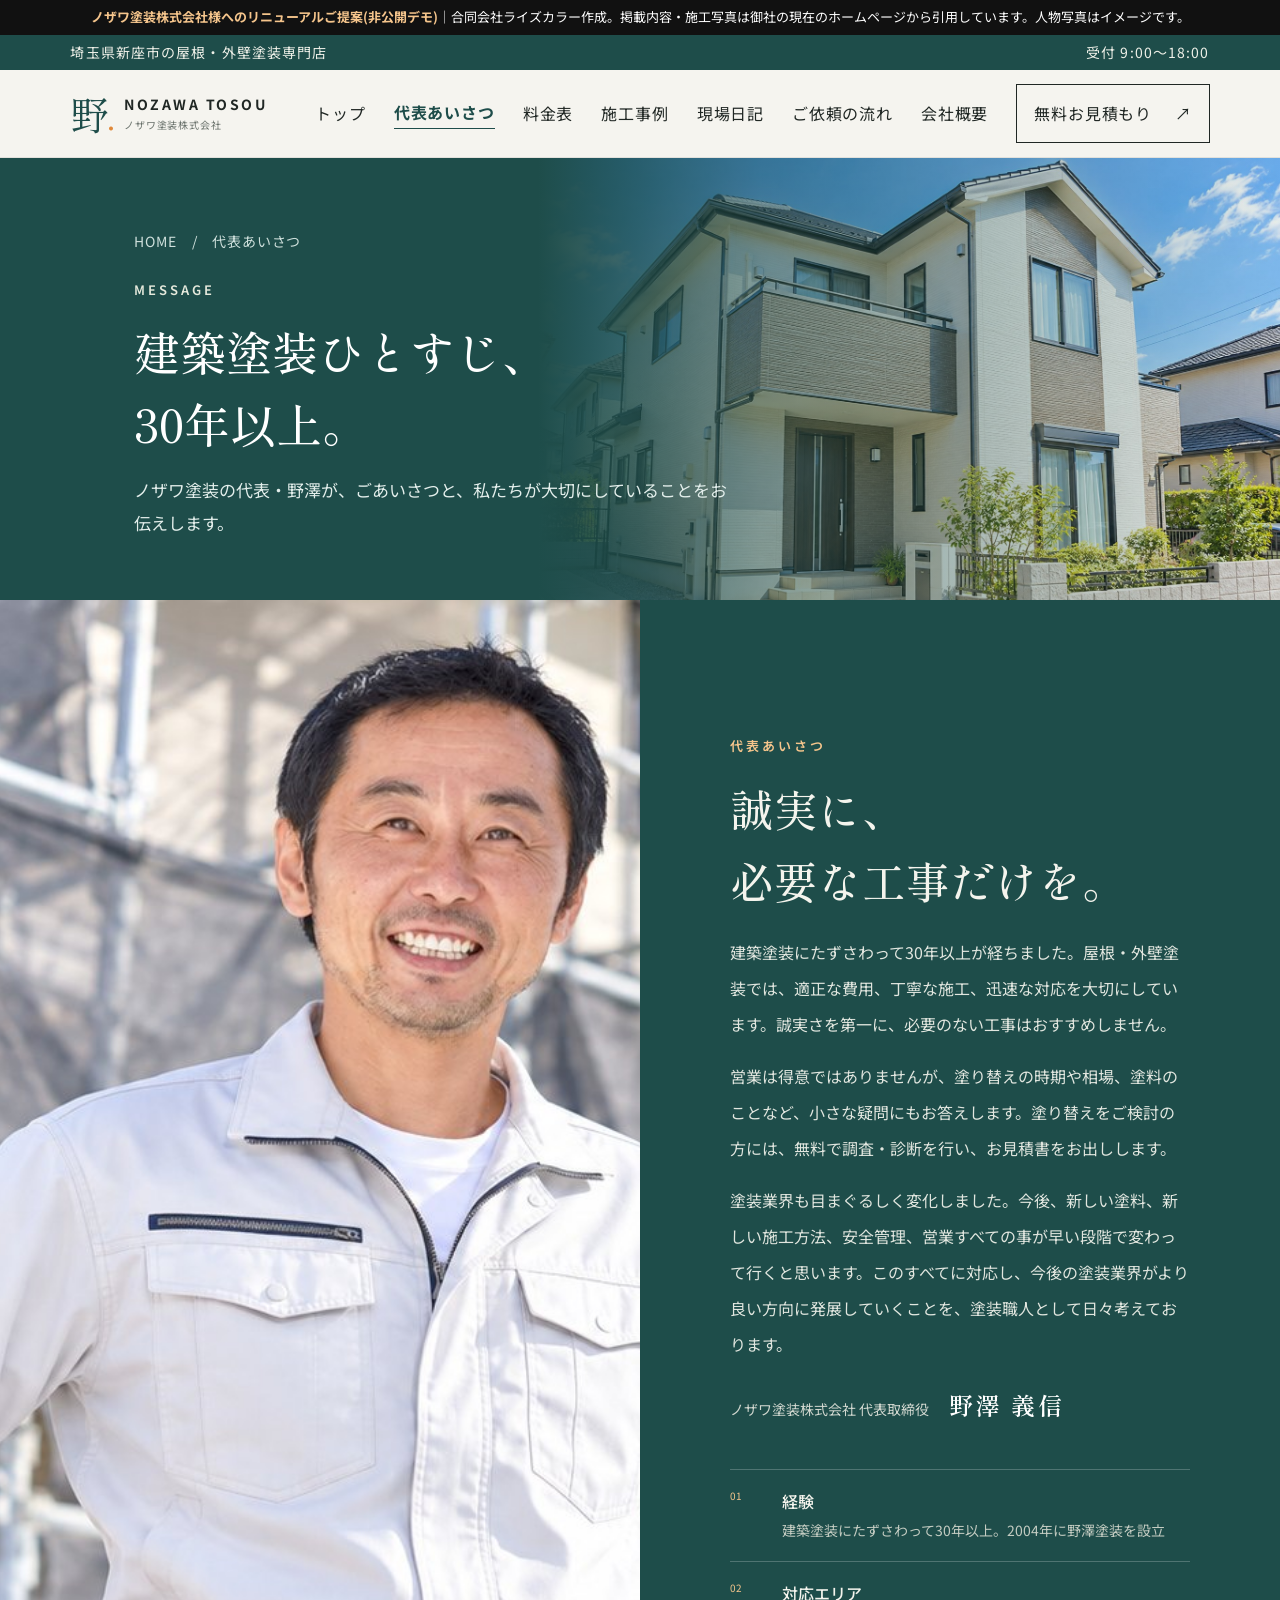
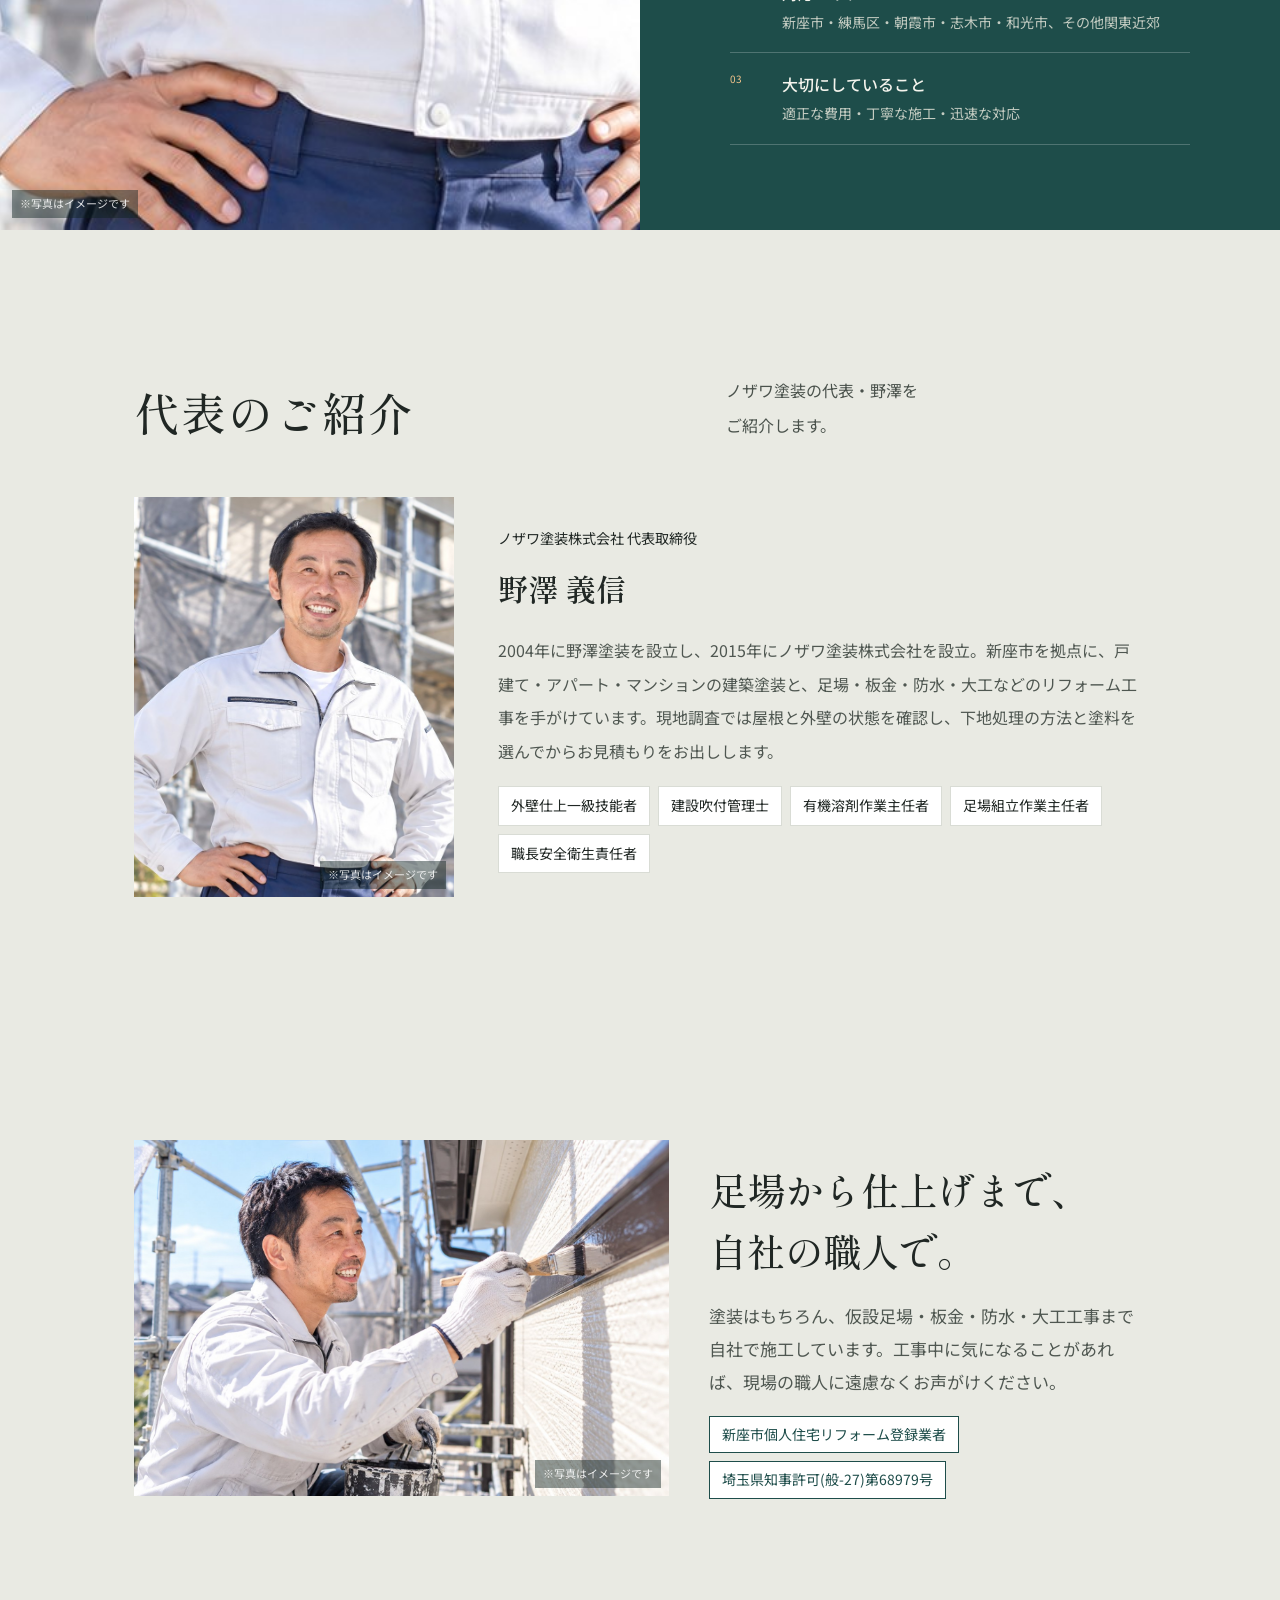
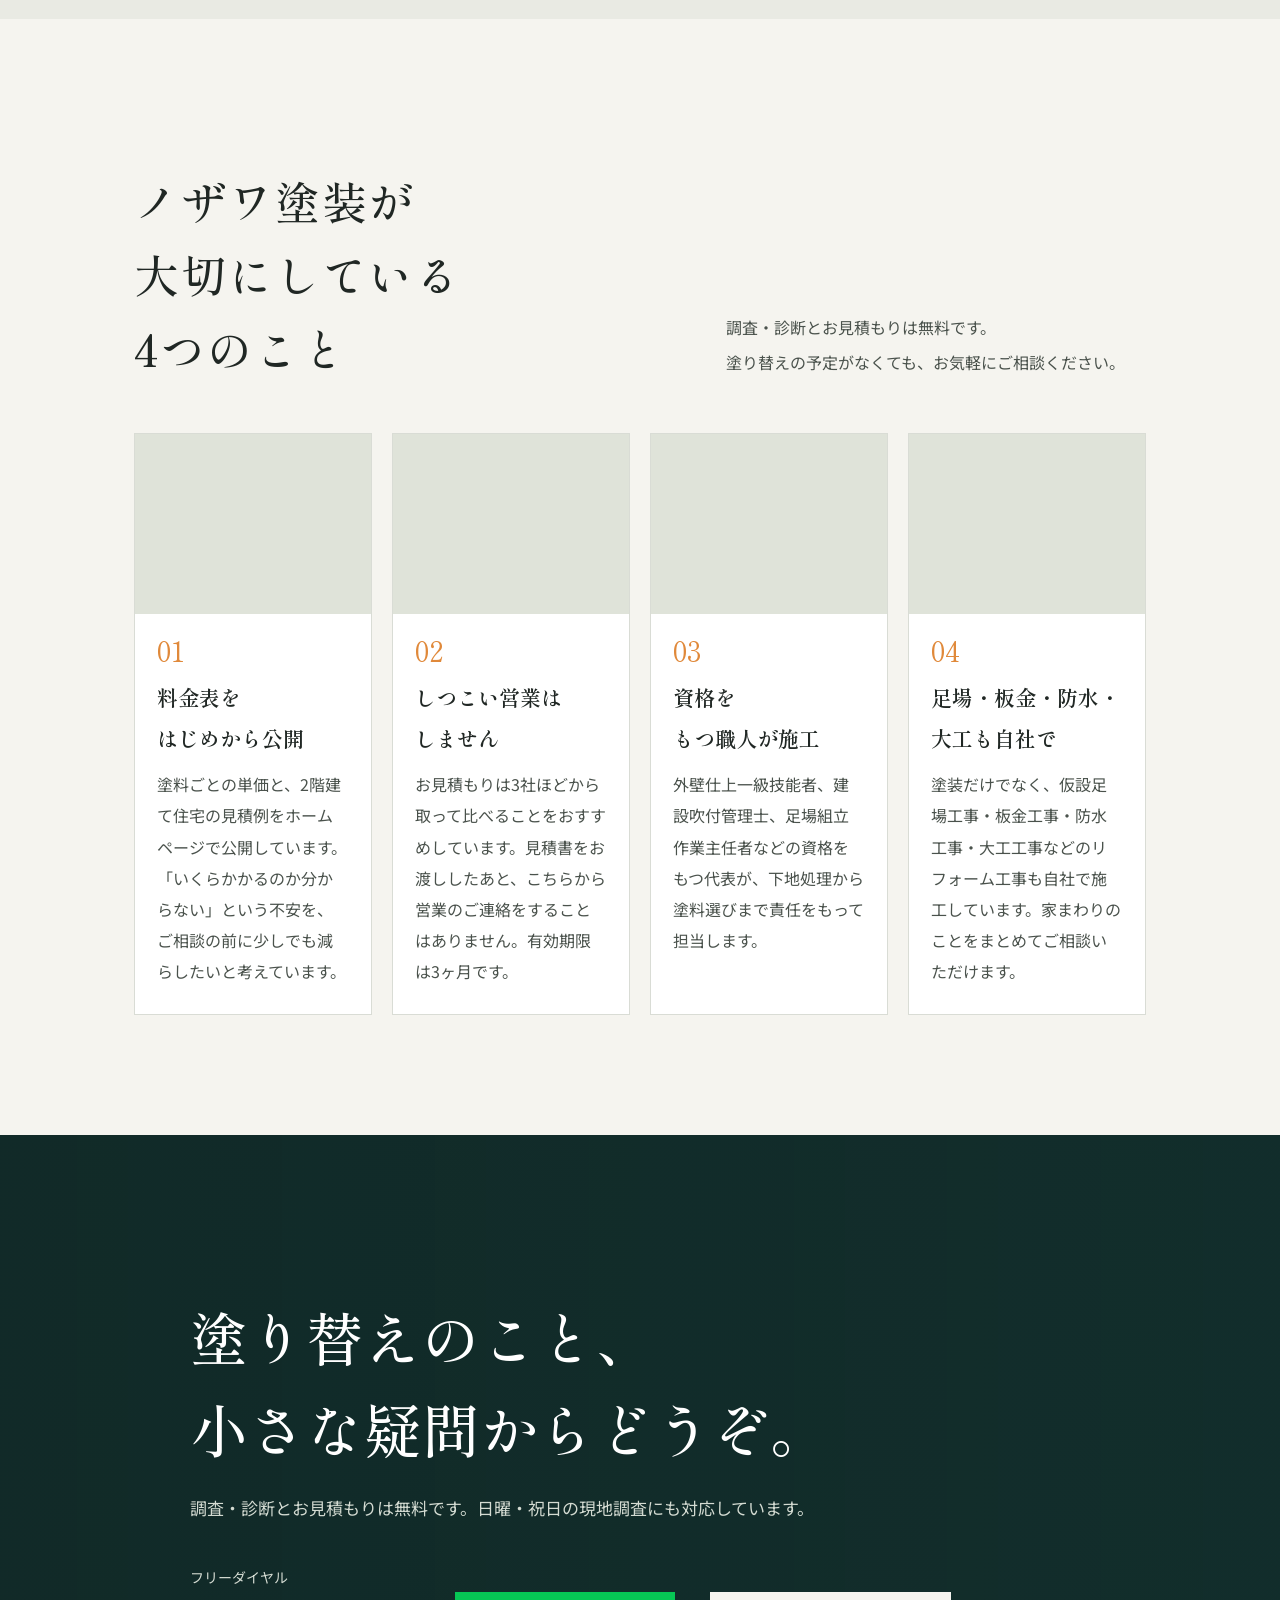
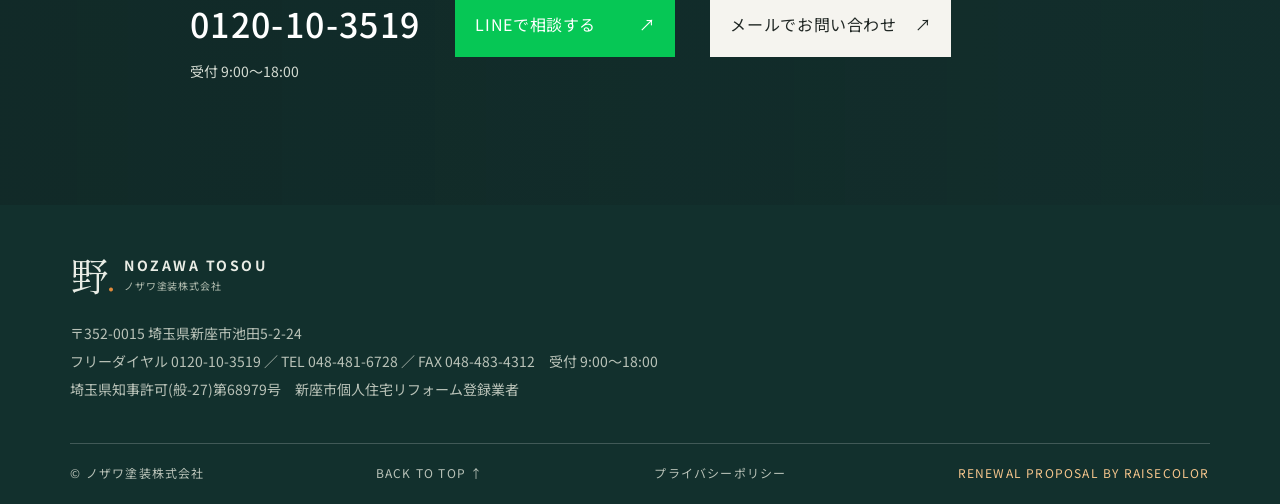
<file: about.html>
<!DOCTYPE html>
<html lang="ja">
<head>
  <meta charset="UTF-8">
  <meta name="viewport" content="width=device-width, initial-scale=1">
  <meta name="robots" content="noindex, nofollow">
  <meta name="description" content="ノザワ塗装株式会社様 ホームページリニューアルのご提案(デモ)。">
  <title>代表あいさつ｜ノザワ塗装株式会社</title>
  <link rel="preconnect" href="https://fonts.googleapis.com">
  <link rel="preconnect" href="https://fonts.gstatic.com" crossorigin>
  <link href="https://fonts.googleapis.com/css2?family=Noto+Sans+JP:wght@400;500;600;700&family=Shippori+Mincho:wght@500;600;700&display=swap" rel="stylesheet">
  <link rel="stylesheet" href="style.css">
  <link rel="stylesheet" href="custom.css">
</head>
<body id="top">
  <div class="proposal-bar"><b>ノザワ塗装株式会社様へのリニューアルご提案(非公開デモ)</b>｜合同会社ライズカラー作成。掲載内容・施工写真は御社の現在のホームページから引用しています。人物写真はイメージです。</div>
  <div class="topline"><span>埼玉県新座市の屋根・外壁塗装専門店</span><span>受付 9:00〜18:00</span></div>
  <header class="header">
    <a class="brand" href="index.html" aria-label="ノザワ塗装 ホーム"><span class="brand-mark">野<span>.</span></span><span class="brand-copy"><strong>NOZAWA TOSOU</strong><small>ノザワ塗装株式会社</small></span></a>
    <button class="menu-toggle" aria-label="メニューを開く" aria-expanded="false"><span></span><span></span></button>
    <nav class="nav"><a href="index.html">トップ</a><a href="about.html" aria-current="page">代表あいさつ</a><a href="price.html">料金表</a><a href="works.html">施工事例</a><a href="diary.html">現場日記</a><a href="flow.html">ご依頼の流れ</a><a href="company.html">会社概要</a><a class="nav-contact" href="contact.html">無料お見積もり <span>↗</span></a></nav>
  </header>
  <main>
    <section class="page-hero">
      <div class="ph-img" style="background-image:url('assets/house.jpg');background-position:center"></div>
      <div class="ph-inner"><div class="crumb"><a href="index.html">HOME</a>　/　代表あいさつ</div><p class="eyebrow light">MESSAGE</p><h1>建築塗装ひとすじ、<br>30年以上。</h1><p>ノザワ塗装の代表・野澤が、ごあいさつと、私たちが大切にしていることをお伝えします。</p></div>
    </section>
    <section class="approach" id="greeting">
      <div class="approach-image"><span class="photo-credit">※写真はイメージです</span></div>
      <div class="approach-content"><p class="eyebrow light">代表あいさつ</p><h2>誠実に、<br>必要な工事だけを。</h2><p>建築塗装にたずさわって30年以上が経ちました。屋根・外壁塗装では、適正な費用、丁寧な施工、迅速な対応を大切にしています。誠実さを第一に、必要のない工事はおすすめしません。</p><p>営業は得意ではありませんが、塗り替えの時期や相場、塗料のことなど、小さな疑問にもお答えします。塗り替えをご検討の方には、無料で調査・診断を行い、お見積書をお出しします。</p><p>塗装業界も目まぐるしく変化しました。今後、新しい塗料、新しい施工方法、安全管理、営業すべての事が早い段階で変わって行くと思います。このすべてに対応し、今後の塗装業界がより良い方向に発展していくことを、塗装職人として日々考えております。</p>
        <div class="sign">ノザワ塗装株式会社 代表取締役　<b>野澤 義信</b></div>
        <div class="commitments"><div><span>01</span><strong>経験</strong><small>建築塗装にたずさわって30年以上。2004年に野澤塗装を設立</small></div><div><span>02</span><strong>対応エリア</strong><small>新座市・練馬区・朝霞市・志木市・和光市、その他関東近郊</small></div><div><span>03</span><strong>大切にしていること</strong><small>適正な費用・丁寧な施工・迅速な対応</small></div></div>
      </div>
    </section>
    <section class="staff section-pad">
      <div class="section-heading"><div><h2>代表のご紹介</h2></div><p>ノザワ塗装の代表・野澤を<br>ご紹介します。</p></div>
      <div class="rep-card">
        <div class="rep-photo"><span class="photo-credit">※写真はイメージです</span></div>
        <div><small>ノザワ塗装株式会社 代表取締役</small><h3>野澤 義信</h3>
          <p>2004年に野澤塗装を設立し、2015年にノザワ塗装株式会社を設立。新座市を拠点に、戸建て・アパート・マンションの建築塗装と、足場・板金・防水・大工などのリフォーム工事を手がけています。現地調査では屋根と外壁の状態を確認し、下地処理の方法と塗料を選んでからお見積もりをお出しします。</p>
          <div class="rep-tags"><span>外壁仕上一級技能者</span><span>建設吹付管理士</span><span>有機溶剤作業主任者</span><span>足場組立作業主任者</span><span>職長安全衛生責任者</span></div>
        </div>
      </div>
    </section>
    <section class="services section-pad">
      <div class="team-grid">
        <div class="team-photo"><span class="photo-credit">※写真はイメージです</span></div>
        <div><h2 style="font-family:var(--serif);font-weight:500;font-size:clamp(28px,3vw,40px);line-height:1.6;margin:22px 0 10px">足場から仕上げまで、<br>自社の職人で。</h2>
          <p style="color:#4f5751">塗装はもちろん、仮設足場・板金・防水・大工工事まで自社で施工しています。工事中に気になることがあれば、現場の職人に遠慮なくお声がけください。</p>
          <div class="qual-list"><span>新座市個人住宅リフォーム登録業者</span><span>埼玉県知事許可(般-27)第68979号</span></div>
        </div>
      </div>
    </section>
    <section class="strengths section-pad" id="about">
      <div class="section-heading">
        <div><h2>ノザワ塗装が<br>大切にしている<br>4つのこと</h2></div>
        <p>調査・診断とお見積もりは無料です。<br>塗り替えの予定がなくても、お気軽にご相談ください。</p>
      </div>
      <div class="strength-grid"><article class="strength-card"><div class="st-photo" style="background-image:url('https://crayonimg.e-shops.jp/cms-dimg/1032169/2290440/885_1000.jpg')"></div><div class="st-body"><span class="st-no">01</span><h3>料金表をはじめから公開</h3><p>塗料ごとの単価と、2階建て住宅の見積例をホームページで公開しています。「いくらかかるのか分からない」という不安を、ご相談の前に少しでも減らしたいと考えています。</p></div></article><article class="strength-card"><div class="st-photo" style="background-image:url('https://crayonimg.e-shops.jp/cms-dimg/1032169/2290029/909_1000.jpg')"></div><div class="st-body"><span class="st-no">02</span><h3>しつこい営業はしません</h3><p>お見積もりは3社ほどから取って比べることをおすすめしています。見積書をお渡ししたあと、こちらから営業のご連絡をすることはありません。有効期限は3ヶ月です。</p></div></article><article class="strength-card"><div class="st-photo" style="background-image:url('https://crayonimg.e-shops.jp/cms-dimg/1032169/2290351/1000_630.jpg')"></div><div class="st-body"><span class="st-no">03</span><h3>資格をもつ職人が施工</h3><p>外壁仕上一級技能者、建設吹付管理士、足場組立作業主任者などの資格をもつ代表が、下地処理から塗料選びまで責任をもって担当します。</p></div></article><article class="strength-card"><div class="st-photo" style="background-image:url('https://crayonimg.e-shops.jp/cms-dimg/1032169/2290145/750_1000.jpg')"></div><div class="st-body"><span class="st-no">04</span><h3>足場・板金・防水・大工も自社で</h3><p>塗装だけでなく、仮設足場工事・板金工事・防水工事・大工工事などのリフォーム工事も自社で施工しています。家まわりのことをまとめてご相談いただけます。</p></div></article></div>
    </section>
    <section class="contact section-pad" id="contact">
      <div class="contact-bg"></div><div class="contact-inner"><h2>塗り替えのこと、<br>小さな疑問からどうぞ。</h2><p>調査・診断とお見積もりは無料です。日曜・祝日の現地調査にも対応しています。</p>
        <div class="contact-actions">
          <a class="phone-link" href="tel:0120103519"><small>フリーダイヤル</small><strong>0120-10-3519</strong><span>受付 9:00〜18:00</span></a>
          <a class="button button-line" href="https://line.me/ti/p/XzRt74P0Zx" target="_blank" rel="noopener">LINEで相談する <span>↗</span></a>
          <a class="button button-light" href="contact.html#form">メールでお問い合わせ <span>↗</span></a>
        </div>
      </div>
    </section>
  </main>
  <footer class="footer"><a class="brand brand-footer" href="index.html"><span class="brand-mark">野<span>.</span></span><span class="brand-copy"><strong>NOZAWA TOSOU</strong><small>ノザワ塗装株式会社</small></span></a><p>〒352-0015 埼玉県新座市池田5-2-24<br>フリーダイヤル 0120-10-3519 ／ TEL 048-481-6728 ／ FAX 048-483-4312　受付 9:00〜18:00<br>埼玉県知事許可(般-27)第68979号　新座市個人住宅リフォーム登録業者</p><div class="footer-bottom"><span>© ノザワ塗装株式会社</span><a href="#top">BACK TO TOP ↑</a><a href="contact.html#privacy">プライバシーポリシー</a><span class="demo-note-inline">RENEWAL PROPOSAL BY RAISECOLOR</span></div></footer>
  <a class="fix-tel" href="tel:0120103519">お電話でご相談 0120-10-3519</a>
  <script src="script.js"></script>
</body>
</html>
</file>
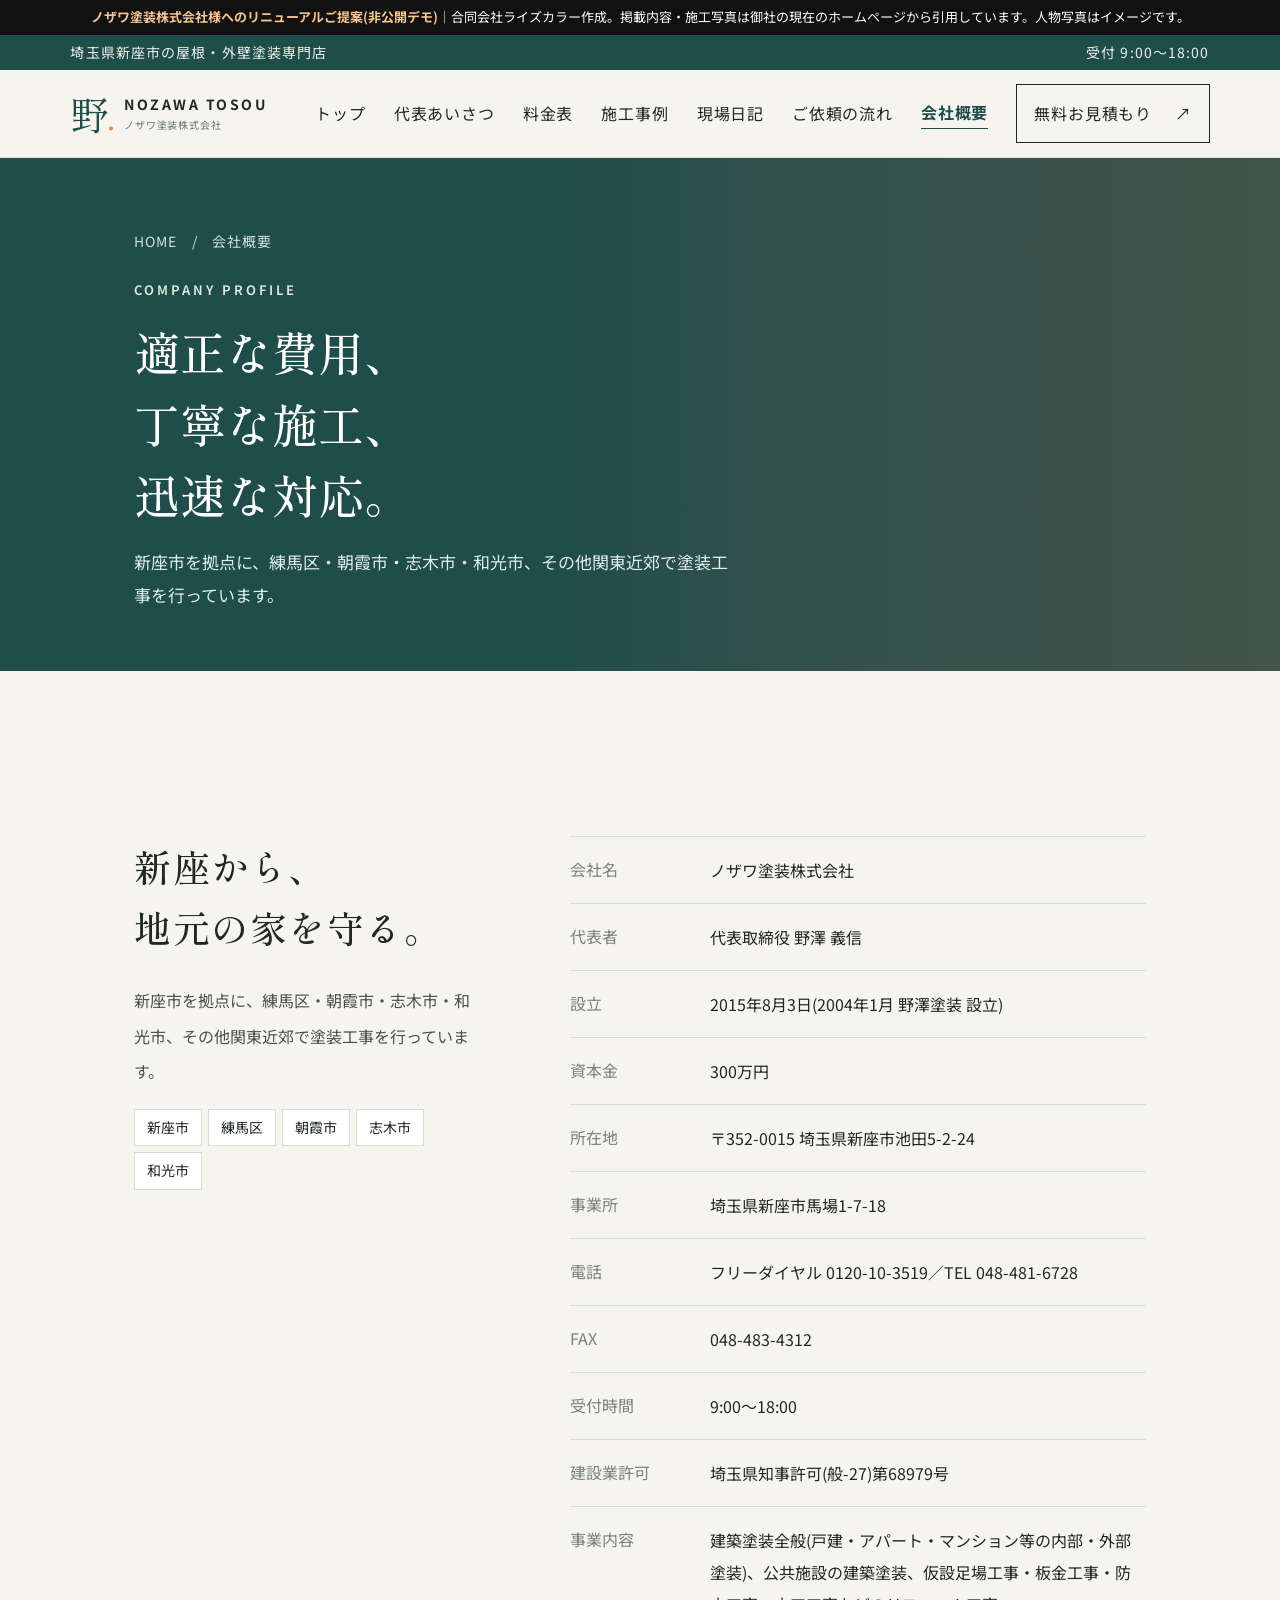
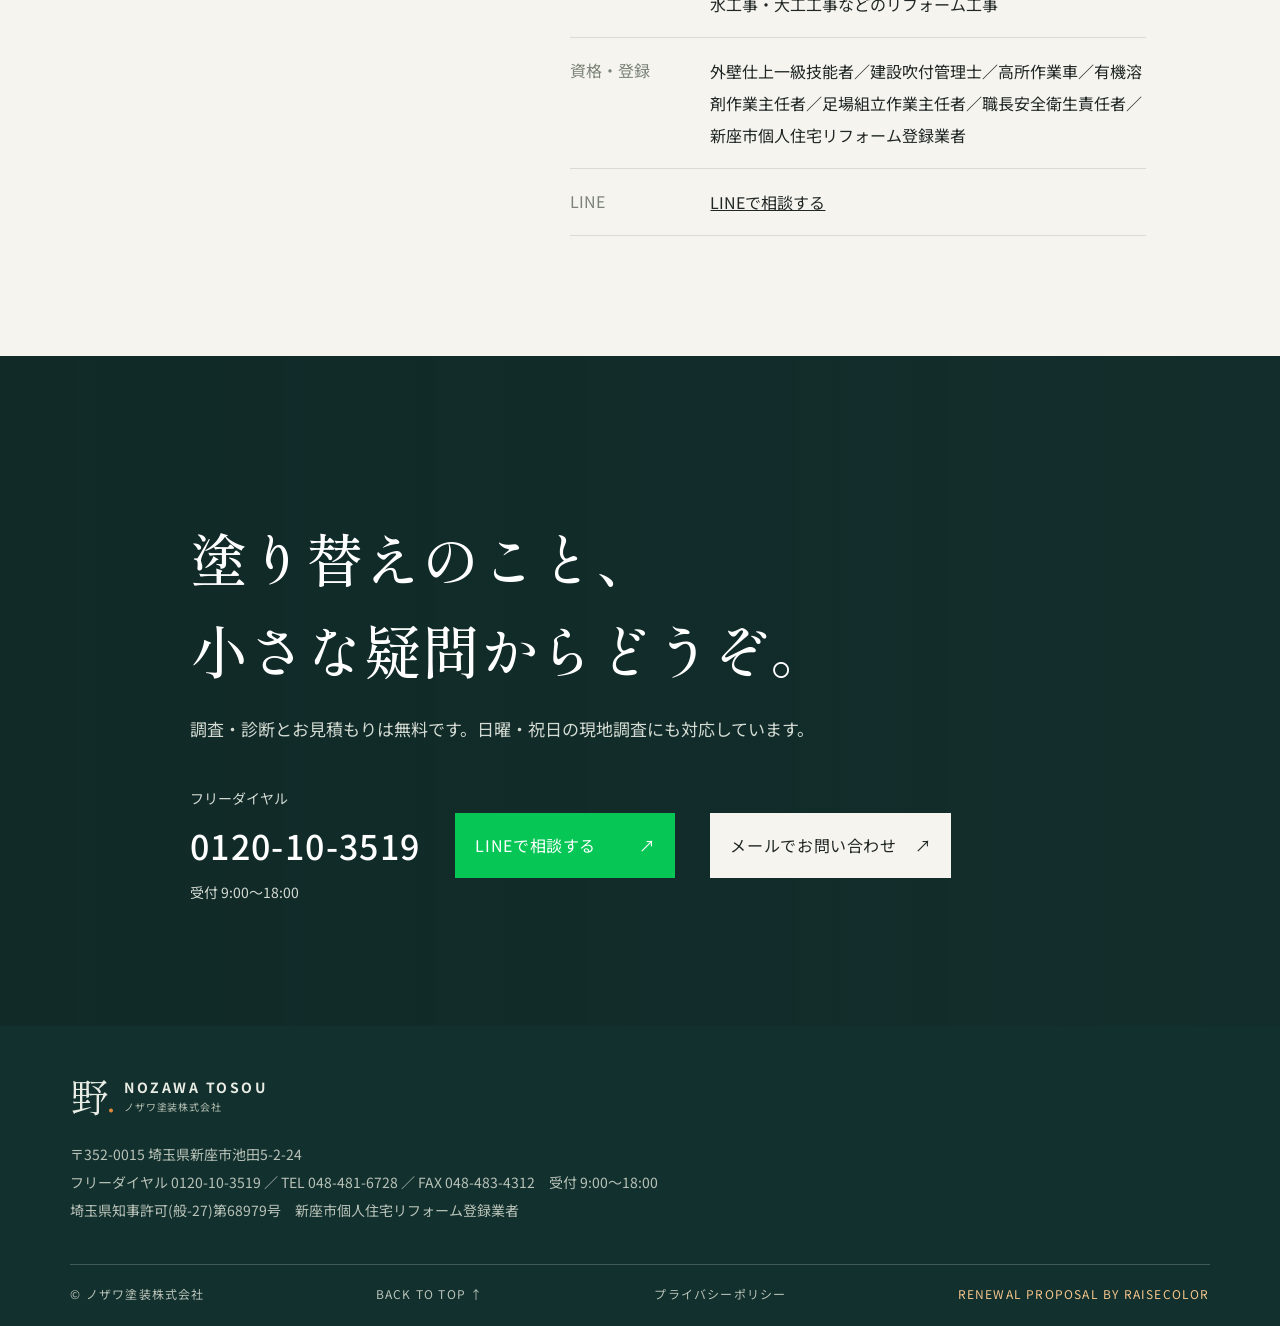
<file: company.html>
<!DOCTYPE html>
<html lang="ja">
<head>
  <meta charset="UTF-8">
  <meta name="viewport" content="width=device-width, initial-scale=1">
  <meta name="robots" content="noindex, nofollow">
  <meta name="description" content="ノザワ塗装株式会社様 ホームページリニューアルのご提案(デモ)。">
  <title>会社概要｜ノザワ塗装株式会社</title>
  <link rel="preconnect" href="https://fonts.googleapis.com">
  <link rel="preconnect" href="https://fonts.gstatic.com" crossorigin>
  <link href="https://fonts.googleapis.com/css2?family=Noto+Sans+JP:wght@400;500;600;700&family=Shippori+Mincho:wght@500;600;700&display=swap" rel="stylesheet">
  <link rel="stylesheet" href="style.css">
  <link rel="stylesheet" href="custom.css">
</head>
<body id="top">
  <div class="proposal-bar"><b>ノザワ塗装株式会社様へのリニューアルご提案(非公開デモ)</b>｜合同会社ライズカラー作成。掲載内容・施工写真は御社の現在のホームページから引用しています。人物写真はイメージです。</div>
  <div class="topline"><span>埼玉県新座市の屋根・外壁塗装専門店</span><span>受付 9:00〜18:00</span></div>
  <header class="header">
    <a class="brand" href="index.html" aria-label="ノザワ塗装 ホーム"><span class="brand-mark">野<span>.</span></span><span class="brand-copy"><strong>NOZAWA TOSOU</strong><small>ノザワ塗装株式会社</small></span></a>
    <button class="menu-toggle" aria-label="メニューを開く" aria-expanded="false"><span></span><span></span></button>
    <nav class="nav"><a href="index.html">トップ</a><a href="about.html">代表あいさつ</a><a href="price.html">料金表</a><a href="works.html">施工事例</a><a href="diary.html">現場日記</a><a href="flow.html">ご依頼の流れ</a><a href="company.html" aria-current="page">会社概要</a><a class="nav-contact" href="contact.html">無料お見積もり <span>↗</span></a></nav>
  </header>
  <main>
    <section class="page-hero">
      <div class="ph-img" style="background-image:url('https://crayonimg.e-shops.jp/cms-dimg/1032169/2290351/1000_630.jpg');background-position:center"></div>
      <div class="ph-inner"><div class="crumb"><a href="index.html">HOME</a>　/　会社概要</div><p class="eyebrow light">COMPANY PROFILE</p><h1>適正な費用、<br>丁寧な施工、<br>迅速な対応。</h1><p>新座市を拠点に、練馬区・朝霞市・志木市・和光市、その他関東近郊で塗装工事を行っています。</p></div>
    </section>
    <section class="company section-pad" id="company">
      
      <div class="company-grid"><div><h2>新座から、<br>地元の家を守る。</h2><p>新座市を拠点に、練馬区・朝霞市・志木市・和光市、その他関東近郊で塗装工事を行っています。</p><div class="area"><span>新座市</span><span>練馬区</span><span>朝霞市</span><span>志木市</span><span>和光市</span></div></div>
        <dl class="company-table"><div><dt>会社名</dt><dd>ノザワ塗装株式会社</dd></div><div><dt>代表者</dt><dd>代表取締役 野澤 義信</dd></div><div><dt>設立</dt><dd>2015年8月3日(2004年1月 野澤塗装 設立)</dd></div><div><dt>資本金</dt><dd>300万円</dd></div><div><dt>所在地</dt><dd>〒352-0015 埼玉県新座市池田5-2-24</dd></div><div><dt>事業所</dt><dd>埼玉県新座市馬場1-7-18</dd></div><div><dt>電話</dt><dd>フリーダイヤル 0120-10-3519／TEL 048-481-6728</dd></div><div><dt>FAX</dt><dd>048-483-4312</dd></div><div><dt>受付時間</dt><dd>9:00〜18:00</dd></div><div><dt>建設業許可</dt><dd>埼玉県知事許可(般-27)第68979号</dd></div><div><dt>事業内容</dt><dd>建築塗装全般(戸建・アパート・マンション等の内部・外部塗装)、公共施設の建築塗装、仮設足場工事・板金工事・防水工事・大工工事などのリフォーム工事</dd></div><div><dt>資格・登録</dt><dd>外壁仕上一級技能者／建設吹付管理士／高所作業車／有機溶剤作業主任者／足場組立作業主任者／職長安全衛生責任者／新座市個人住宅リフォーム登録業者</dd></div><div><dt>LINE</dt><dd><a href="https://line.me/ti/p/XzRt74P0Zx" target="_blank" rel="noopener" style="text-decoration:underline">LINEで相談する</a></dd></div></dl>
      </div>
    </section>
    <section class="contact section-pad" id="contact">
      <div class="contact-bg"></div><div class="contact-inner"><h2>塗り替えのこと、<br>小さな疑問からどうぞ。</h2><p>調査・診断とお見積もりは無料です。日曜・祝日の現地調査にも対応しています。</p>
        <div class="contact-actions">
          <a class="phone-link" href="tel:0120103519"><small>フリーダイヤル</small><strong>0120-10-3519</strong><span>受付 9:00〜18:00</span></a>
          <a class="button button-line" href="https://line.me/ti/p/XzRt74P0Zx" target="_blank" rel="noopener">LINEで相談する <span>↗</span></a>
          <a class="button button-light" href="contact.html#form">メールでお問い合わせ <span>↗</span></a>
        </div>
      </div>
    </section>
  </main>
  <footer class="footer"><a class="brand brand-footer" href="index.html"><span class="brand-mark">野<span>.</span></span><span class="brand-copy"><strong>NOZAWA TOSOU</strong><small>ノザワ塗装株式会社</small></span></a><p>〒352-0015 埼玉県新座市池田5-2-24<br>フリーダイヤル 0120-10-3519 ／ TEL 048-481-6728 ／ FAX 048-483-4312　受付 9:00〜18:00<br>埼玉県知事許可(般-27)第68979号　新座市個人住宅リフォーム登録業者</p><div class="footer-bottom"><span>© ノザワ塗装株式会社</span><a href="#top">BACK TO TOP ↑</a><a href="contact.html#privacy">プライバシーポリシー</a><span class="demo-note-inline">RENEWAL PROPOSAL BY RAISECOLOR</span></div></footer>
  <a class="fix-tel" href="tel:0120103519">お電話でご相談 0120-10-3519</a>
  <script src="script.js"></script>
</body>
</html>
</file>
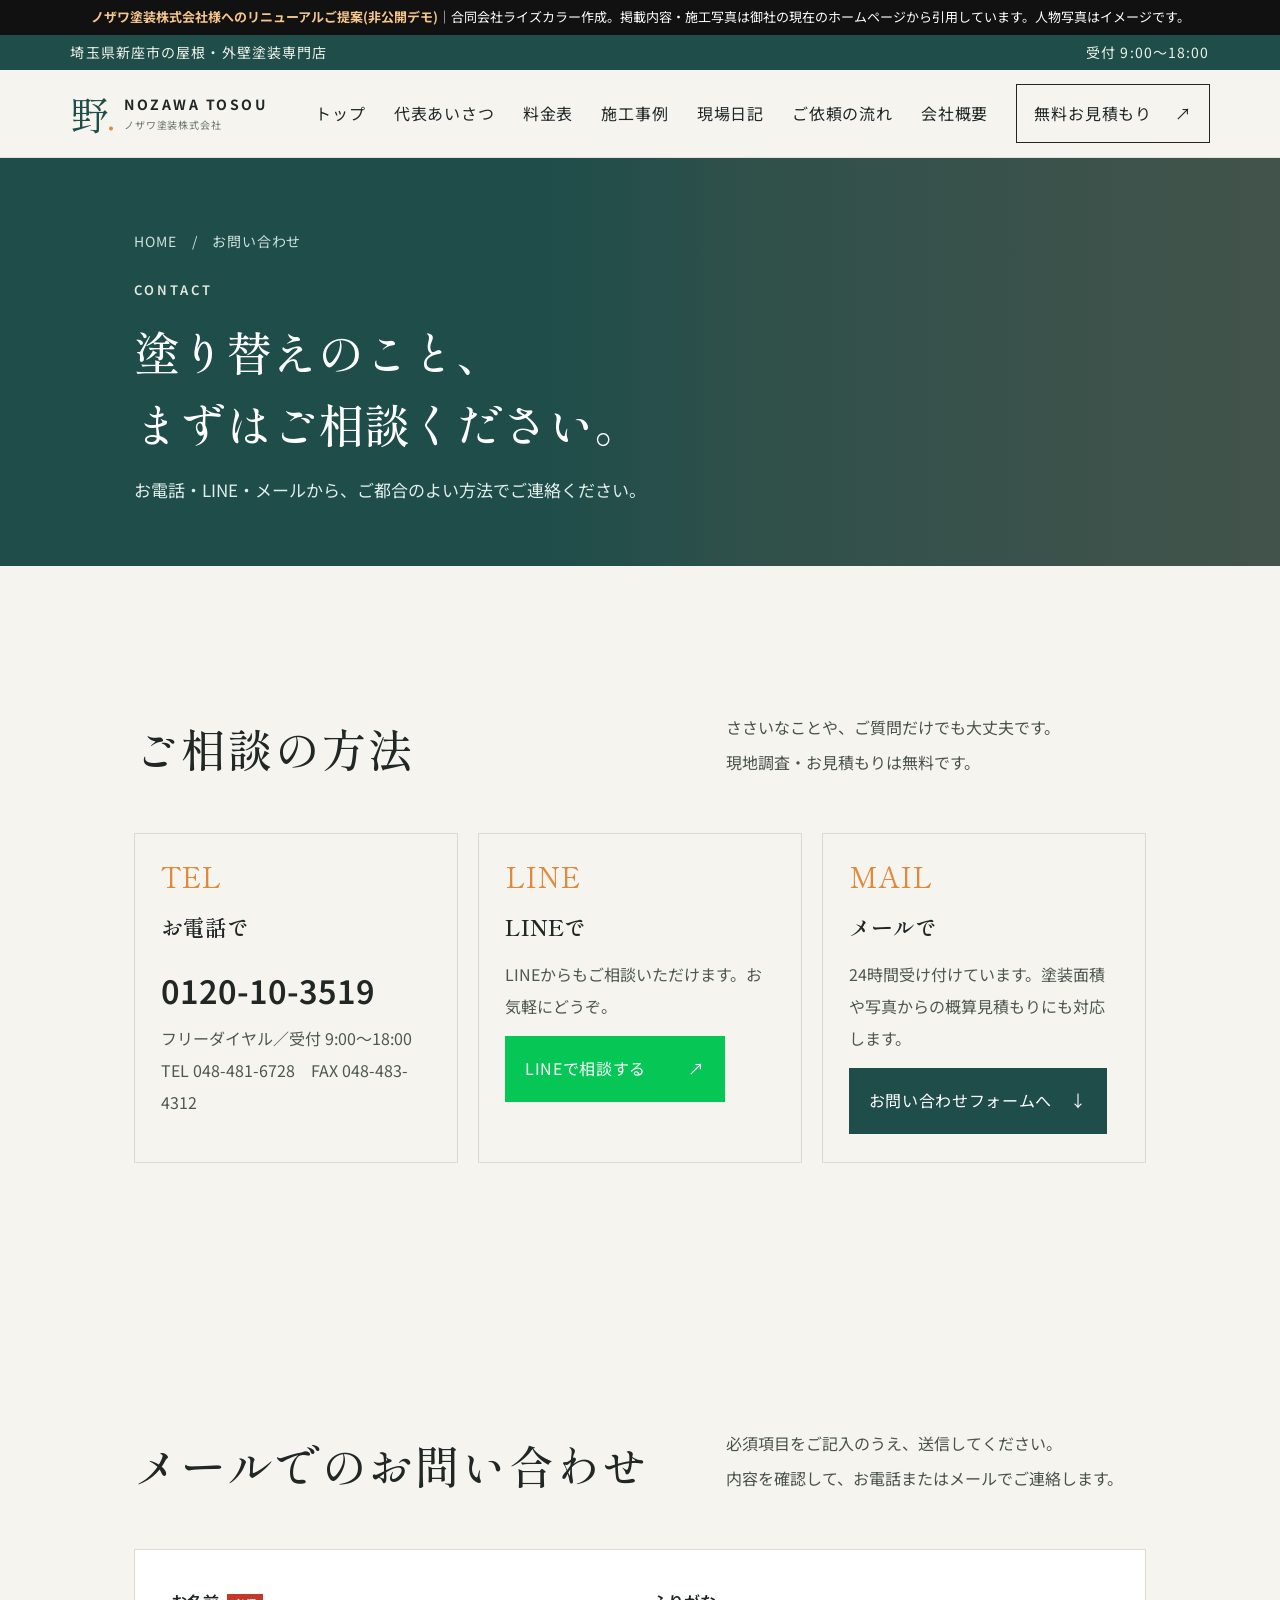
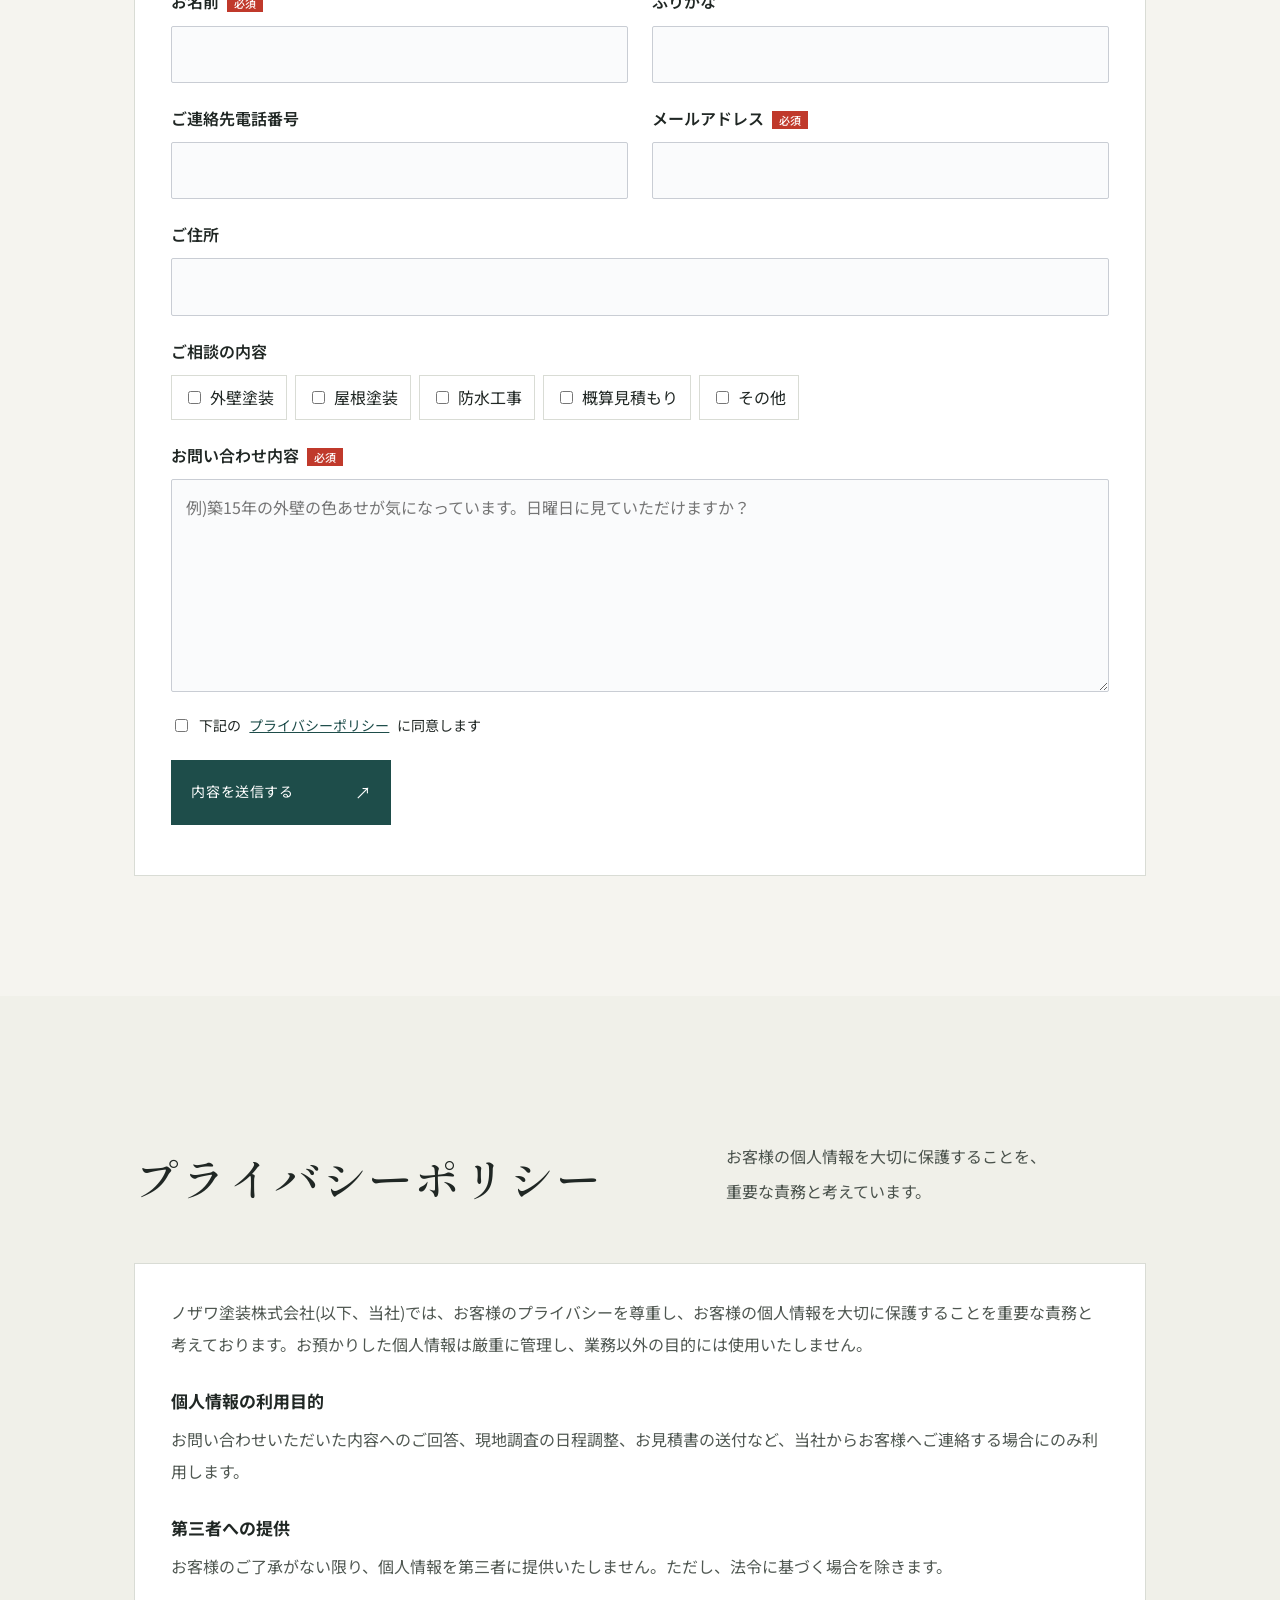
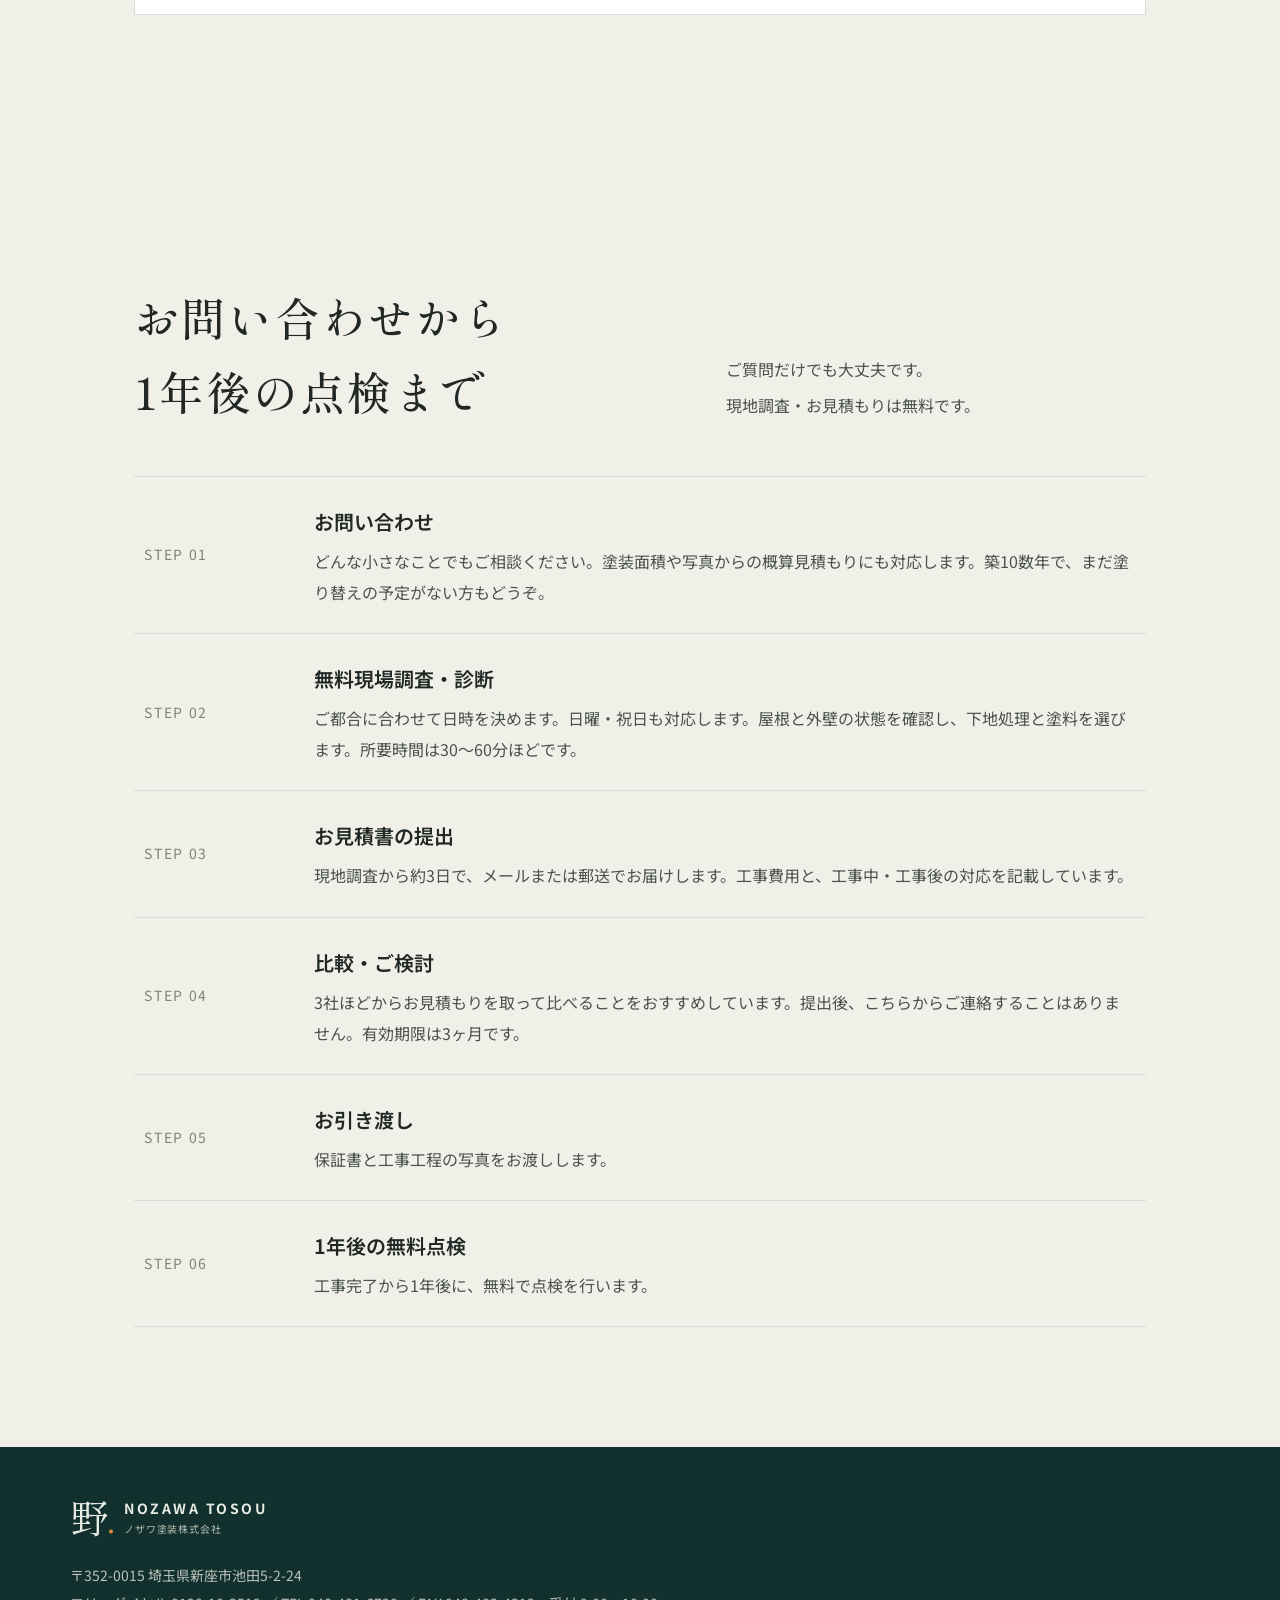
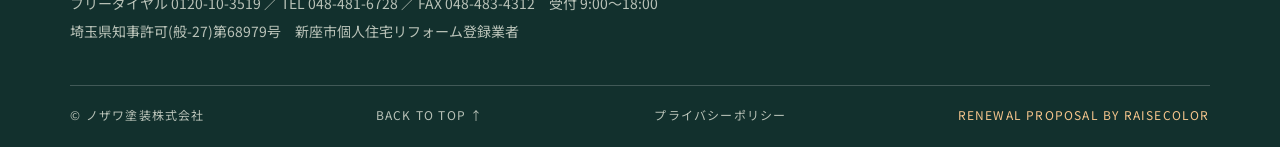
<file: contact.html>
<!DOCTYPE html>
<html lang="ja">
<head>
  <meta charset="UTF-8">
  <meta name="viewport" content="width=device-width, initial-scale=1">
  <meta name="robots" content="noindex, nofollow">
  <meta name="description" content="ノザワ塗装株式会社様 ホームページリニューアルのご提案(デモ)。">
  <title>お問い合わせ・無料お見積もり｜ノザワ塗装株式会社</title>
  <link rel="preconnect" href="https://fonts.googleapis.com">
  <link rel="preconnect" href="https://fonts.gstatic.com" crossorigin>
  <link href="https://fonts.googleapis.com/css2?family=Noto+Sans+JP:wght@400;500;600;700&family=Shippori+Mincho:wght@500;600;700&display=swap" rel="stylesheet">
  <link rel="stylesheet" href="style.css">
  <link rel="stylesheet" href="custom.css">
</head>
<body id="top">
  <div class="proposal-bar"><b>ノザワ塗装株式会社様へのリニューアルご提案(非公開デモ)</b>｜合同会社ライズカラー作成。掲載内容・施工写真は御社の現在のホームページから引用しています。人物写真はイメージです。</div>
  <div class="topline"><span>埼玉県新座市の屋根・外壁塗装専門店</span><span>受付 9:00〜18:00</span></div>
  <header class="header">
    <a class="brand" href="index.html" aria-label="ノザワ塗装 ホーム"><span class="brand-mark">野<span>.</span></span><span class="brand-copy"><strong>NOZAWA TOSOU</strong><small>ノザワ塗装株式会社</small></span></a>
    <button class="menu-toggle" aria-label="メニューを開く" aria-expanded="false"><span></span><span></span></button>
    <nav class="nav"><a href="index.html">トップ</a><a href="about.html">代表あいさつ</a><a href="price.html">料金表</a><a href="works.html">施工事例</a><a href="diary.html">現場日記</a><a href="flow.html">ご依頼の流れ</a><a href="company.html">会社概要</a><a class="nav-contact" href="contact.html" aria-current="page">無料お見積もり <span>↗</span></a></nav>
  </header>
  <main>
    <section class="page-hero">
      <div class="ph-img" style="background-image:url('https://crayonimg.e-shops.jp/cms-dimg/1032169/2290440/885_1000.jpg');background-position:center"></div>
      <div class="ph-inner"><div class="crumb"><a href="index.html">HOME</a>　/　お問い合わせ</div><p class="eyebrow light">CONTACT</p><h1>塗り替えのこと、<br>まずはご相談ください。</h1><p>お電話・LINE・メールから、ご都合のよい方法でご連絡ください。</p></div>
    </section>
    <section class="contact-ways section-pad">
      <div class="section-heading"><div><h2>ご相談の方法</h2></div><p>ささいなことや、ご質問だけでも大丈夫です。<br>現地調査・お見積もりは無料です。</p></div>
      <div class="price-grid">
        <div><span class="st-no">TEL</span><h3>お電話で</h3><p class="big"><a href="tel:0120103519">0120-10-3519</a></p><p>フリーダイヤル／受付 9:00〜18:00<br>TEL 048-481-6728　FAX 048-483-4312</p></div>
        <div><span class="st-no">LINE</span><h3>LINEで</h3><p>LINEからもご相談いただけます。お気軽にどうぞ。</p><a class="button button-line" href="https://line.me/ti/p/XzRt74P0Zx" target="_blank" rel="noopener">LINEで相談する <span>↗</span></a></div>
        <div><span class="st-no">MAIL</span><h3>メールで</h3><p>24時間受け付けています。塗装面積や写真からの概算見積もりにも対応します。</p><a class="button button-dark" href="#form">お問い合わせフォームへ <span>↓</span></a></div>
      </div>
    </section>
    <section class="form-sec section-pad" id="form">
      <div class="section-heading"><div><h2>メールでのお問い合わせ</h2></div><p>必須項目をご記入のうえ、送信してください。<br>内容を確認して、お電話またはメールでご連絡します。</p></div>
      <form class="cform" id="cform" novalidate>
        <label><span>お名前<em>必須</em></span><input type="text" name="name" required autocomplete="name"></label>
        <label><span>ふりがな</span><input type="text" name="kana"></label>
        <label><span>ご連絡先電話番号</span><input type="tel" name="tel" autocomplete="tel"></label>
        <label><span>メールアドレス<em>必須</em></span><input type="email" name="email" required autocomplete="email"></label>
        <label class="wide"><span>ご住所</span><input type="text" name="address" autocomplete="street-address"></label>
        <label class="wide"><span>ご相談の内容</span><span class="chips"><label><input type="checkbox" name="kind" value="外壁塗装">外壁塗装</label><label><input type="checkbox" name="kind" value="屋根塗装">屋根塗装</label><label><input type="checkbox" name="kind" value="防水工事">防水工事</label><label><input type="checkbox" name="kind" value="概算見積もり">概算見積もり</label><label><input type="checkbox" name="kind" value="その他">その他</label></span></label>
        <label class="wide"><span>お問い合わせ内容<em>必須</em></span><textarea name="message" rows="6" required placeholder="例)築15年の外壁の色あせが気になっています。日曜日に見ていただけますか？"></textarea></label>
        <label class="wide agree"><input type="checkbox" name="agree" required>下記の<a href="#privacy">プライバシーポリシー</a>に同意します</label>
        <div class="wide"><button class="button button-dark" type="submit">内容を送信する <span>↗</span></button><p class="form-status" id="form-status" role="status"></p></div>
      </form>
    </section>
    <section class="flow section-pad" id="privacy">
      <div class="section-heading"><div><h2>プライバシーポリシー</h2></div><p>お客様の個人情報を大切に保護することを、<br>重要な責務と考えています。</p></div>
      <div class="policy">
        <p>ノザワ塗装株式会社(以下、当社)では、お客様のプライバシーを尊重し、お客様の個人情報を大切に保護することを重要な責務と考えております。お預かりした個人情報は厳重に管理し、業務以外の目的には使用いたしません。</p>
        <h3>個人情報の利用目的</h3>
        <p>お問い合わせいただいた内容へのご回答、現地調査の日程調整、お見積書の送付など、当社からお客様へご連絡する場合にのみ利用します。</p>
        <h3>第三者への提供</h3>
        <p>お客様のご了承がない限り、個人情報を第三者に提供いたしません。ただし、法令に基づく場合を除きます。</p>
      </div>
    </section>
    <section class="flow section-pad" id="flow">
      <div class="section-heading"><div><h2>お問い合わせから<br>1年後の点検まで</h2></div><p>ご質問だけでも大丈夫です。<br>現地調査・お見積もりは無料です。</p></div>
      <div class="flow-list"><div class="flow-item"><span class="flow-no">STEP 01</span><div><h3>お問い合わせ</h3><p>どんな小さなことでもご相談ください。塗装面積や写真からの概算見積もりにも対応します。築10数年で、まだ塗り替えの予定がない方もどうぞ。</p></div></div><div class="flow-item"><span class="flow-no">STEP 02</span><div><h3>無料現場調査・診断</h3><p>ご都合に合わせて日時を決めます。日曜・祝日も対応します。屋根と外壁の状態を確認し、下地処理と塗料を選びます。所要時間は30〜60分ほどです。</p></div></div><div class="flow-item"><span class="flow-no">STEP 03</span><div><h3>お見積書の提出</h3><p>現地調査から約3日で、メールまたは郵送でお届けします。工事費用と、工事中・工事後の対応を記載しています。</p></div></div><div class="flow-item"><span class="flow-no">STEP 04</span><div><h3>比較・ご検討</h3><p>3社ほどからお見積もりを取って比べることをおすすめしています。提出後、こちらからご連絡することはありません。有効期限は3ヶ月です。</p></div></div><div class="flow-item"><span class="flow-no">STEP 05</span><div><h3>お引き渡し</h3><p>保証書と工事工程の写真をお渡しします。</p></div></div><div class="flow-item"><span class="flow-no">STEP 06</span><div><h3>1年後の無料点検</h3><p>工事完了から1年後に、無料で点検を行います。</p></div></div></div>
    </section>
  </main>
  <footer class="footer"><a class="brand brand-footer" href="index.html"><span class="brand-mark">野<span>.</span></span><span class="brand-copy"><strong>NOZAWA TOSOU</strong><small>ノザワ塗装株式会社</small></span></a><p>〒352-0015 埼玉県新座市池田5-2-24<br>フリーダイヤル 0120-10-3519 ／ TEL 048-481-6728 ／ FAX 048-483-4312　受付 9:00〜18:00<br>埼玉県知事許可(般-27)第68979号　新座市個人住宅リフォーム登録業者</p><div class="footer-bottom"><span>© ノザワ塗装株式会社</span><a href="#top">BACK TO TOP ↑</a><a href="contact.html#privacy">プライバシーポリシー</a><span class="demo-note-inline">RENEWAL PROPOSAL BY RAISECOLOR</span></div></footer>
  <a class="fix-tel" href="tel:0120103519">お電話でご相談 0120-10-3519</a>
  <script src="script.js"></script>
</body>
</html>
</file>
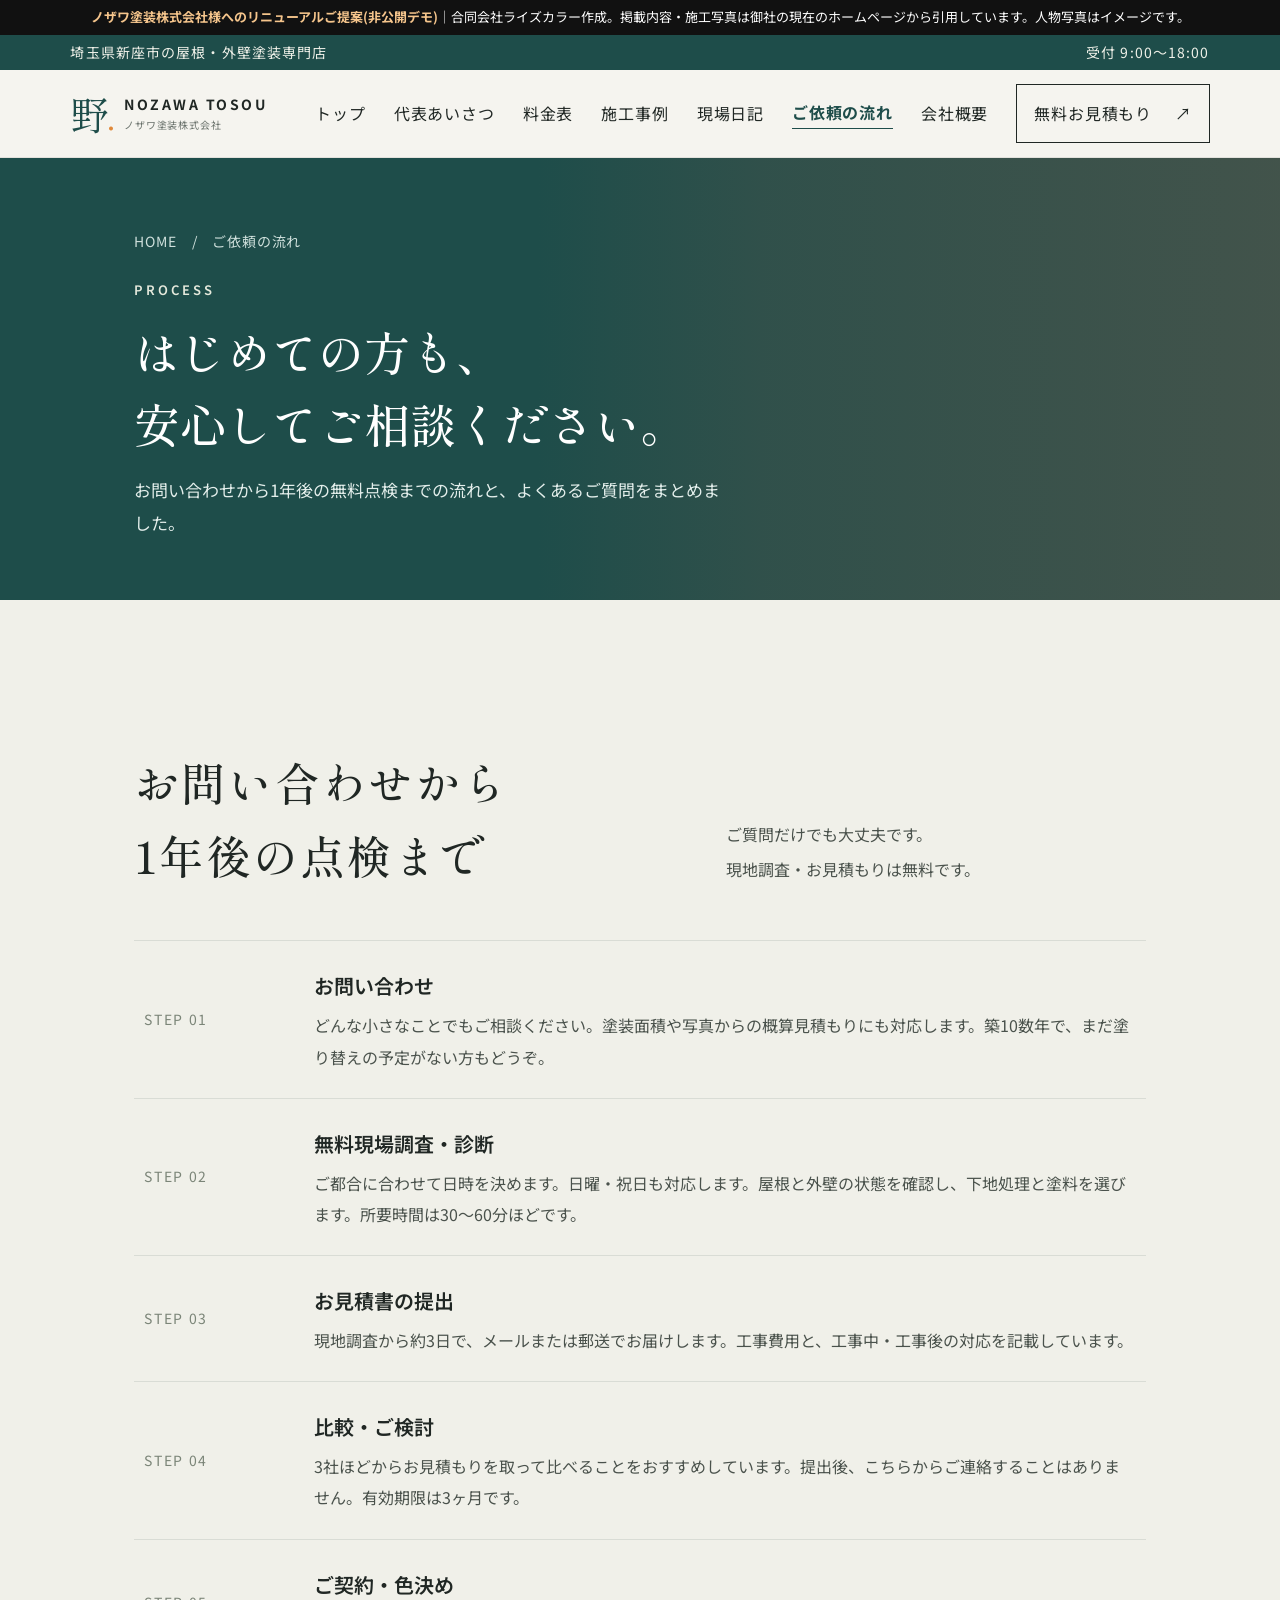
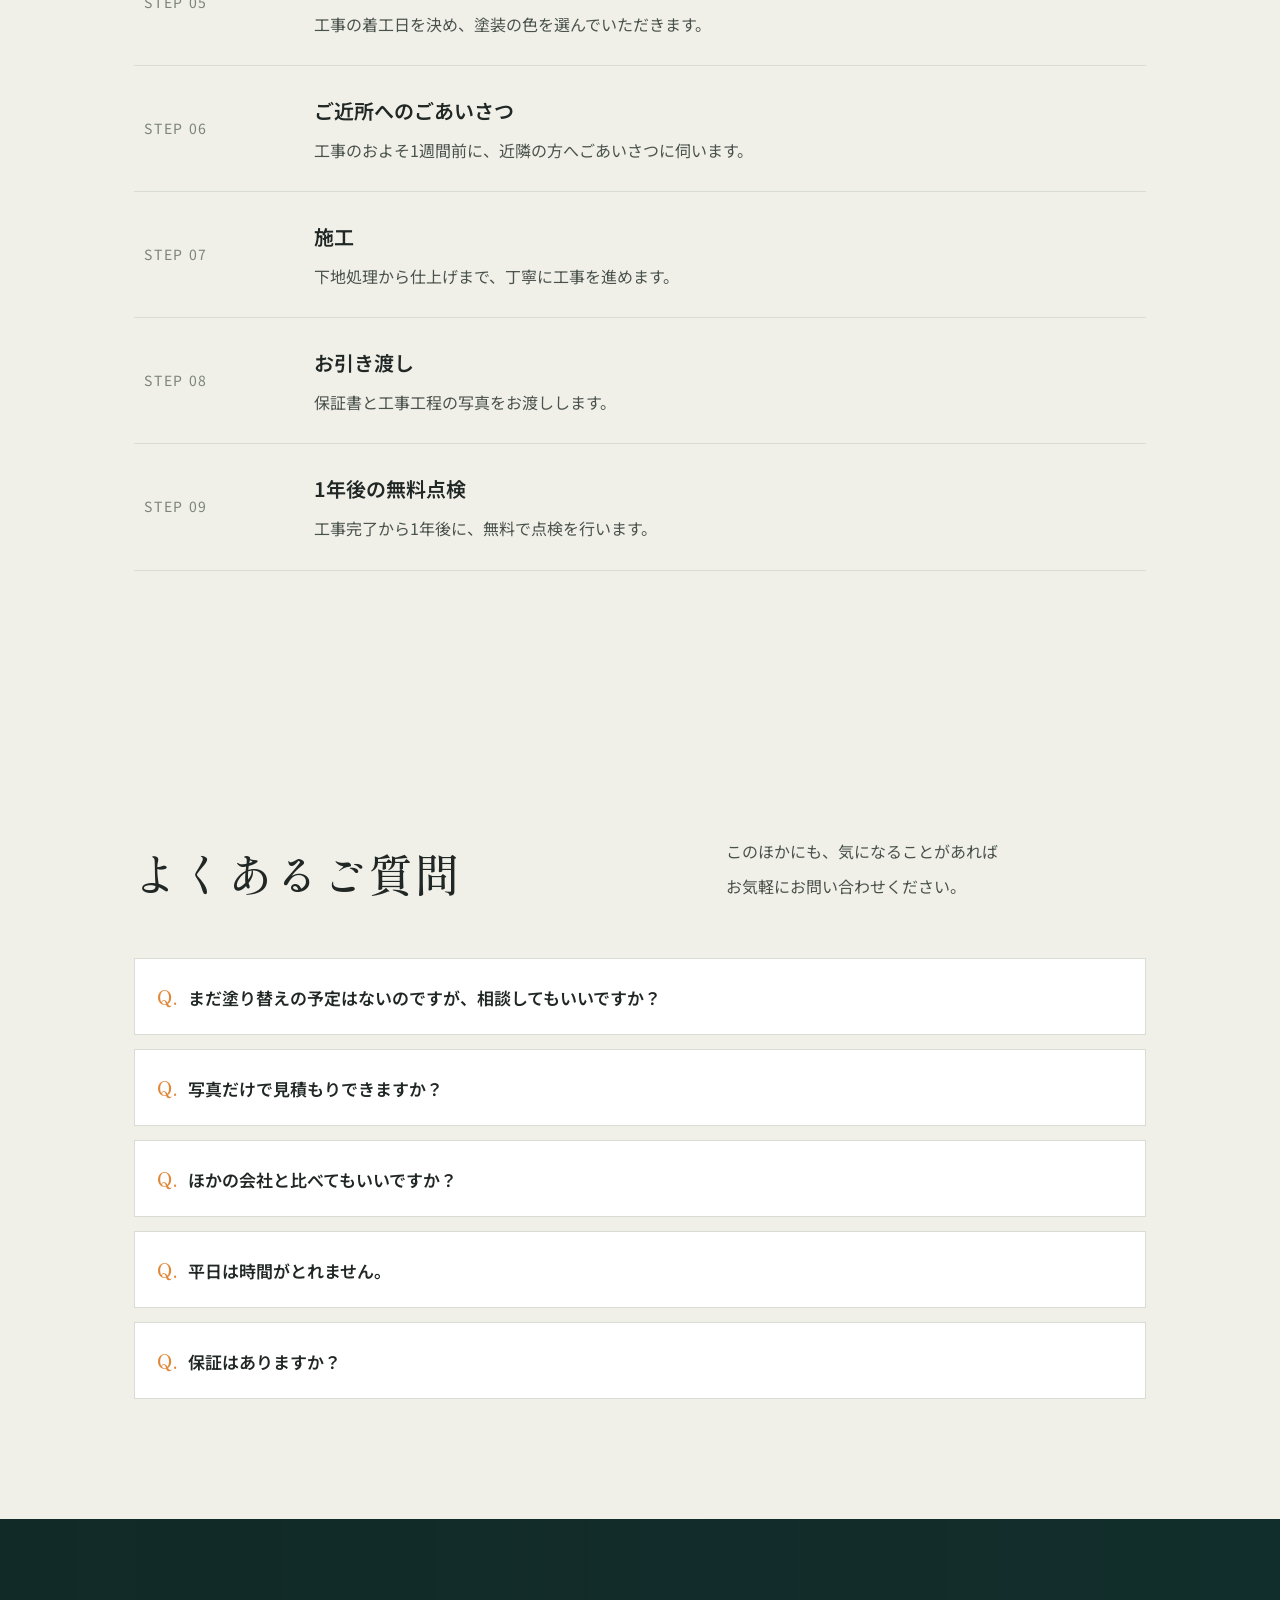
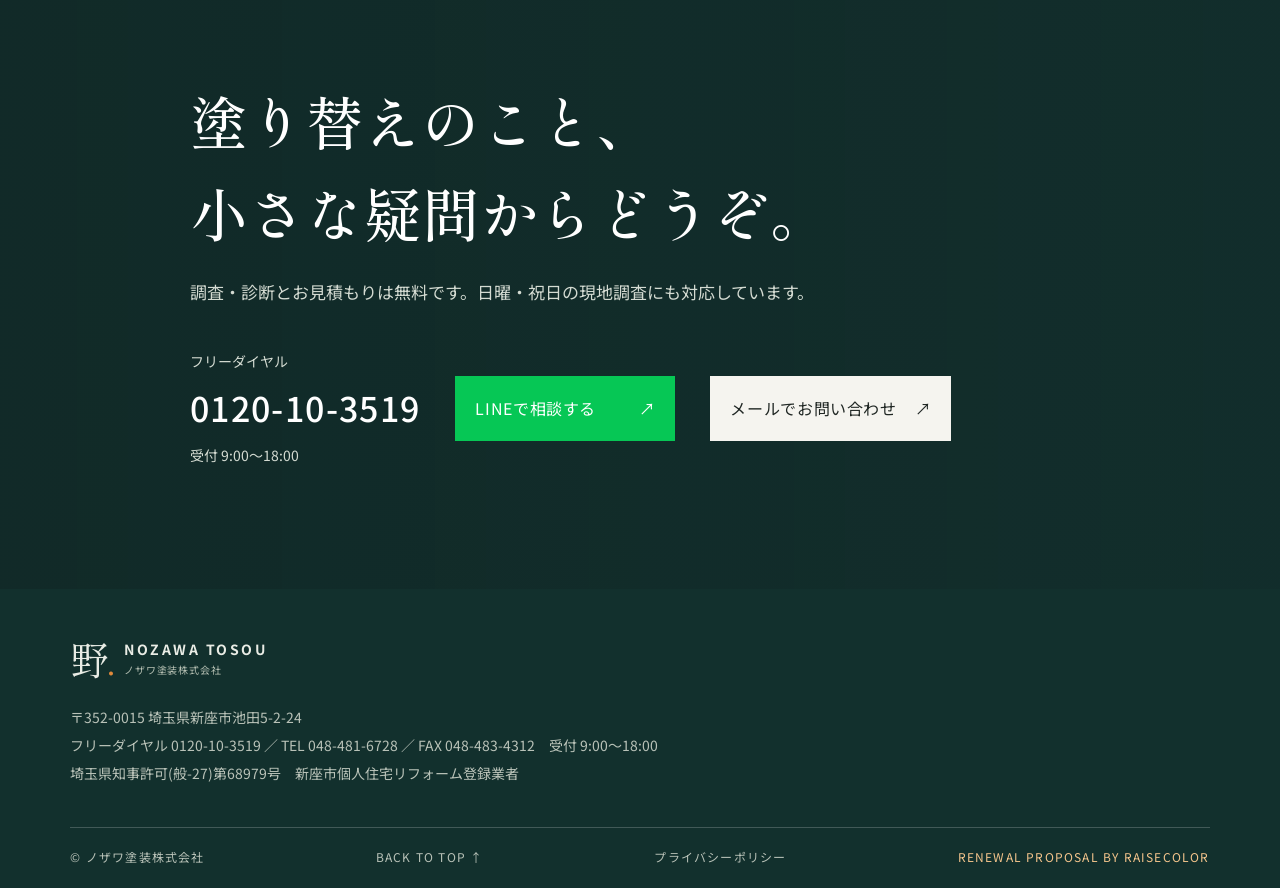
<file: flow.html>
<!DOCTYPE html>
<html lang="ja">
<head>
  <meta charset="UTF-8">
  <meta name="viewport" content="width=device-width, initial-scale=1">
  <meta name="robots" content="noindex, nofollow">
  <meta name="description" content="ノザワ塗装株式会社様 ホームページリニューアルのご提案(デモ)。">
  <title>ご依頼の流れ｜ノザワ塗装株式会社</title>
  <link rel="preconnect" href="https://fonts.googleapis.com">
  <link rel="preconnect" href="https://fonts.gstatic.com" crossorigin>
  <link href="https://fonts.googleapis.com/css2?family=Noto+Sans+JP:wght@400;500;600;700&family=Shippori+Mincho:wght@500;600;700&display=swap" rel="stylesheet">
  <link rel="stylesheet" href="style.css">
  <link rel="stylesheet" href="custom.css">
</head>
<body id="top">
  <div class="proposal-bar"><b>ノザワ塗装株式会社様へのリニューアルご提案(非公開デモ)</b>｜合同会社ライズカラー作成。掲載内容・施工写真は御社の現在のホームページから引用しています。人物写真はイメージです。</div>
  <div class="topline"><span>埼玉県新座市の屋根・外壁塗装専門店</span><span>受付 9:00〜18:00</span></div>
  <header class="header">
    <a class="brand" href="index.html" aria-label="ノザワ塗装 ホーム"><span class="brand-mark">野<span>.</span></span><span class="brand-copy"><strong>NOZAWA TOSOU</strong><small>ノザワ塗装株式会社</small></span></a>
    <button class="menu-toggle" aria-label="メニューを開く" aria-expanded="false"><span></span><span></span></button>
    <nav class="nav"><a href="index.html">トップ</a><a href="about.html">代表あいさつ</a><a href="price.html">料金表</a><a href="works.html">施工事例</a><a href="diary.html">現場日記</a><a href="flow.html" aria-current="page">ご依頼の流れ</a><a href="company.html">会社概要</a><a class="nav-contact" href="contact.html">無料お見積もり <span>↗</span></a></nav>
  </header>
  <main>
    <section class="page-hero">
      <div class="ph-img" style="background-image:url('https://crayonimg.e-shops.jp/cms-dimg/1032169/2290145/750_1000.jpg');background-position:center"></div>
      <div class="ph-inner"><div class="crumb"><a href="index.html">HOME</a>　/　ご依頼の流れ</div><p class="eyebrow light">PROCESS</p><h1>はじめての方も、<br>安心してご相談ください。</h1><p>お問い合わせから1年後の無料点検までの流れと、よくあるご質問をまとめました。</p></div>
    </section>
    <section class="flow section-pad" id="flow">
      <div class="section-heading"><div><h2>お問い合わせから<br>1年後の点検まで</h2></div><p>ご質問だけでも大丈夫です。<br>現地調査・お見積もりは無料です。</p></div>
      <div class="flow-list"><div class="flow-item"><span class="flow-no">STEP 01</span><div><h3>お問い合わせ</h3><p>どんな小さなことでもご相談ください。塗装面積や写真からの概算見積もりにも対応します。築10数年で、まだ塗り替えの予定がない方もどうぞ。</p></div></div><div class="flow-item"><span class="flow-no">STEP 02</span><div><h3>無料現場調査・診断</h3><p>ご都合に合わせて日時を決めます。日曜・祝日も対応します。屋根と外壁の状態を確認し、下地処理と塗料を選びます。所要時間は30〜60分ほどです。</p></div></div><div class="flow-item"><span class="flow-no">STEP 03</span><div><h3>お見積書の提出</h3><p>現地調査から約3日で、メールまたは郵送でお届けします。工事費用と、工事中・工事後の対応を記載しています。</p></div></div><div class="flow-item"><span class="flow-no">STEP 04</span><div><h3>比較・ご検討</h3><p>3社ほどからお見積もりを取って比べることをおすすめしています。提出後、こちらからご連絡することはありません。有効期限は3ヶ月です。</p></div></div><div class="flow-item"><span class="flow-no">STEP 05</span><div><h3>ご契約・色決め</h3><p>工事の着工日を決め、塗装の色を選んでいただきます。</p></div></div><div class="flow-item"><span class="flow-no">STEP 06</span><div><h3>ご近所へのごあいさつ</h3><p>工事のおよそ1週間前に、近隣の方へごあいさつに伺います。</p></div></div><div class="flow-item"><span class="flow-no">STEP 07</span><div><h3>施工</h3><p>下地処理から仕上げまで、丁寧に工事を進めます。</p></div></div><div class="flow-item"><span class="flow-no">STEP 08</span><div><h3>お引き渡し</h3><p>保証書と工事工程の写真をお渡しします。</p></div></div><div class="flow-item"><span class="flow-no">STEP 09</span><div><h3>1年後の無料点検</h3><p>工事完了から1年後に、無料で点検を行います。</p></div></div></div>
    </section>
    <section class="flow section-pad">
      <div class="section-heading"><div><h2>よくあるご質問</h2></div><p>このほかにも、気になることがあれば<br>お気軽にお問い合わせください。</p></div>
      <div class="qa-list"><details><summary>まだ塗り替えの予定はないのですが、相談してもいいですか？</summary><p>もちろんです。築10数年で塗り替えを検討しはじめた、という段階の方もお気軽にご相談ください。</p></details><details><summary>写真だけで見積もりできますか？</summary><p>塗装面積や写真から、概算のお見積もりをお出しできます。正確な金額は、現地調査のうえでお見積もりします。</p></details><details><summary>ほかの会社と比べてもいいですか？</summary><p>ぜひ比べてください。3社ほどからお見積もりを取ることをおすすめしています。見積書をお渡ししたあと、こちらから営業のご連絡はしません。</p></details><details><summary>平日は時間がとれません。</summary><p>現場調査の日時はご都合に合わせて決めます。日曜・祝日も対応しています。</p></details><details><summary>保証はありますか？</summary><p>保証期間は3〜5年です。工事完了から1年後には無料点検も行います。</p></details></div>
    </section>
    <section class="contact section-pad" id="contact">
      <div class="contact-bg"></div><div class="contact-inner"><h2>塗り替えのこと、<br>小さな疑問からどうぞ。</h2><p>調査・診断とお見積もりは無料です。日曜・祝日の現地調査にも対応しています。</p>
        <div class="contact-actions">
          <a class="phone-link" href="tel:0120103519"><small>フリーダイヤル</small><strong>0120-10-3519</strong><span>受付 9:00〜18:00</span></a>
          <a class="button button-line" href="https://line.me/ti/p/XzRt74P0Zx" target="_blank" rel="noopener">LINEで相談する <span>↗</span></a>
          <a class="button button-light" href="contact.html#form">メールでお問い合わせ <span>↗</span></a>
        </div>
      </div>
    </section>
  </main>
  <footer class="footer"><a class="brand brand-footer" href="index.html"><span class="brand-mark">野<span>.</span></span><span class="brand-copy"><strong>NOZAWA TOSOU</strong><small>ノザワ塗装株式会社</small></span></a><p>〒352-0015 埼玉県新座市池田5-2-24<br>フリーダイヤル 0120-10-3519 ／ TEL 048-481-6728 ／ FAX 048-483-4312　受付 9:00〜18:00<br>埼玉県知事許可(般-27)第68979号　新座市個人住宅リフォーム登録業者</p><div class="footer-bottom"><span>© ノザワ塗装株式会社</span><a href="#top">BACK TO TOP ↑</a><a href="contact.html#privacy">プライバシーポリシー</a><span class="demo-note-inline">RENEWAL PROPOSAL BY RAISECOLOR</span></div></footer>
  <a class="fix-tel" href="tel:0120103519">お電話でご相談 0120-10-3519</a>
  <script src="script.js"></script>
</body>
</html>
</file>
<file: style.css>
*{box-sizing:border-box} :root{--ink:#202724;--muted:#69716b;--paper:#f5f4ef;--line:#d9dcd5;--green:#1e4d4a;--lime:#f5c58c;--serif:"Shippori Mincho",serif;--sans:"Noto Sans JP",sans-serif}html{scroll-behavior:smooth;scroll-padding-top:90px}body{margin:0;background:var(--paper);color:var(--ink);font-family:var(--sans);font-size:15px;line-height:1.9;-webkit-font-smoothing:antialiased}a{color:inherit;text-decoration:none}img{display:block;width:100%;height:100%;object-fit:cover}.topline{height:35px;padding:0 5.5%;display:flex;justify-content:space-between;align-items:center;background:var(--green);color:#eef0e8;font-size:10px;letter-spacing:.08em}.header{height:88px;padding:0 5.5%;display:flex;align-items:center;justify-content:space-between;background:rgba(245,244,239,.96);position:sticky;top:0;z-index:20;border-bottom:1px solid rgba(32,39,36,.09);backdrop-filter:blur(12px)}.brand{display:flex;align-items:center;gap:11px}.brand-mark{font-family:var(--serif);font-size:39px;line-height:1;color:var(--green);letter-spacing:-.08em}.brand-mark span{color:#e0893a}.brand-copy{display:flex;flex-direction:column;line-height:1.35}.brand-copy strong{font-size:14px;letter-spacing:.18em}.brand-copy small{font-size:10px;color:var(--muted);letter-spacing:.08em;margin-top:4px}.nav{display:flex;align-items:center;gap:clamp(15px,2.2vw,34px);font-size:11px;letter-spacing:.05em}.nav a{transition:opacity .2s}.nav a:hover{opacity:.55}.nav-contact{padding:13px 17px;border:1px solid var(--ink)}.nav-contact span,.button span{margin-left:18px}.menu-toggle{display:none}.hero{min-height:min(740px,76vw);height:680px;position:relative;display:flex;align-items:center;overflow:hidden;background:#39453d;color:white}.hero-image,.hero-shade{position:absolute;inset:0}.hero-image{background-image:url("https://images.unsplash.com/photo-1600607687920-4e2a09cf159d?auto=format&fit=crop&w=2200&q=90");background-position:center 55%;background-size:cover;transform:scale(1.02)}.hero-shade{background:linear-gradient(90deg,rgba(12,32,30,.78) 0%,rgba(12,32,30,.55) 43%,rgba(12,32,30,.12) 100%),linear-gradient(0deg,rgba(12,20,16,.22),transparent 40%)}.hero-content{position:relative;z-index:1;margin-left:10.5%;max-width:720px;padding:70px 0}.eyebrow{font-size:10px;letter-spacing:.23em;font-weight:600}.light{color:#e5e9dc}.hero h1{font-family:var(--serif);font-size:clamp(42px,5.3vw,76px);font-weight:500;line-height:1.55;letter-spacing:.04em;margin:23px 0}.hero h1 em{font-style:normal;color:#f5c58c}.hero-lead{font-size:14px;line-height:2.2;color:#f1f2ed;margin-bottom:35px}.button{display:inline-flex;align-items:center;justify-content:space-between;min-width:220px;padding:17px 20px;font-size:12px;letter-spacing:.04em;transition:background .25s,color .25s}.button-light{background:var(--paper);color:var(--ink)}.button-light:hover{background:var(--lime)}.button-dark{background:var(--green);color:white}.button-dark:hover{background:#14302e}.hero-note{position:absolute;z-index:2;bottom:28px;left:5.5%;right:5.5%;display:flex;justify-content:space-between;align-items:center;font-size:9px;letter-spacing:.18em;color:rgba(255,255,255,.75)}.hero-note span:first-child{font-family:var(--serif);font-size:20px}.section-pad{padding:120px 10.5%}.section-kicker{display:flex;align-items:center;gap:15px;color:#727b6f;font-size:9px;letter-spacing:.2em}.section-kicker span:first-child{font-family:var(--serif);font-size:17px;color:var(--green);letter-spacing:0}.section-kicker span:last-child{border-left:1px solid #aab1a5;padding-left:15px}.intro-grid{display:grid;grid-template-columns:.9fr 1.1fr;gap:10%;margin-top:38px}.intro h2,.section-heading h2,.company h2{font-family:var(--serif);font-size:clamp(32px,3.5vw,49px);font-weight:500;line-height:1.65;letter-spacing:.04em;margin:0}.intro-copy{max-width:580px}.lead{font-size:18px;line-height:2.05;margin:0 0 23px;font-weight:500}.intro-copy>p:not(.lead){color:var(--muted);font-size:13px;line-height:2.3}.text-link{display:inline-flex;align-items:center;gap:35px;margin-top:22px;padding-bottom:8px;border-bottom:1px solid #7c8579;font-size:12px}.stats{display:grid;grid-template-columns:repeat(3,1fr);border-top:1px solid var(--line);border-bottom:1px solid var(--line);margin-top:80px}.stats>div{padding:26px 28px;border-right:1px solid var(--line);display:flex;flex-direction:column}.stats>div:first-child{padding-left:0}.stats>div:last-child{border:0}.stats strong{font-family:var(--serif);font-size:clamp(30px,3.2vw,44px);font-weight:500;letter-spacing:.02em}.stats strong span{font-size:15px;margin-left:5px}.stats small{font-size:10px;color:var(--muted);margin-top:5px}.services{background:#e9eae3}.section-heading{display:flex;justify-content:space-between;align-items:end;gap:40px;margin-bottom:48px}.section-heading h2{margin-top:25px}.section-heading>p{max-width:390px;font-size:12px;line-height:2.2;color:var(--muted);margin:0 0 5px}.service-grid{display:grid;grid-template-columns:repeat(3,1fr);gap:20px}.service-card{position:relative;background:var(--paper)}.service-card>img{height:250px}.service-num{position:absolute;top:0;left:0;z-index:1;background:var(--lime);padding:9px 13px;font-size:10px;letter-spacing:.1em}.service-body{position:relative;padding:25px 25px 32px}.service-body h3{font-family:var(--serif);font-size:23px;font-weight:600;margin:0 0 12px}.service-body p{font-size:12px;line-height:2.15;color:var(--muted);margin:0;max-width:290px}.service-arrow{position:absolute;right:22px;bottom:20px;font-size:17px;color:#65715f}.works{background:var(--paper)}.works-heading{margin-bottom:35px}.works-heading h2{font-size:48px}.filter-row{display:flex;gap:8px;margin-bottom:27px;flex-wrap:wrap}.filter{font:inherit;font-size:11px;color:var(--muted);border:1px solid var(--line);background:transparent;padding:10px 17px;cursor:pointer;transition:.2s}.filter.active,.filter:hover{background:var(--green);border-color:var(--green);color:white}.filter span{font-size:9px;margin-left:8px}.works-grid{display:grid;grid-template-columns:repeat(2,minmax(0,1fr));gap:44px 24px}.work-card{min-width:0;transition:opacity .2s,transform .2s}.work-card.is-hidden{display:none}.work-photo{height:clamp(230px,30vw,420px);position:relative;overflow:hidden;background:#d9ddd5}.work-photo img{transition:transform .6s}.work-card a:hover .work-photo img{transform:scale(1.035)}.work-label{position:absolute;bottom:0;left:0;background:var(--paper);padding:9px 14px;font-size:10px}.work-meta{display:flex;justify-content:space-between;margin-top:18px;color:#7a8377;font-size:9px;letter-spacing:.1em}.work-meta span:last-child{color:var(--green)}.work-card h3{font-family:var(--serif);font-size:clamp(18px,2vw,25px);font-weight:600;line-height:1.7;margin:8px 0}.work-card p{font-size:11px;color:var(--muted);margin:0}.demo-note{font-size:10px;line-height:1.9;color:#7b8178;margin:36px 0 0}.center{text-align:center;margin-top:42px}.approach{display:grid;grid-template-columns:1fr 1fr;background:var(--green);color:#f4f4ed;min-height:650px}.approach-image{background:url("https://images.unsplash.com/photo-1600566753190-17f0baa2a6c3?auto=format&fit=crop&w=1400&q=85") center/cover;min-height:500px}.approach-content{padding:85px clamp(40px,7vw,110px)}.approach-content .eyebrow{margin-top:48px;color:#f5c58c}.approach-content h2{font-family:var(--serif);font-weight:500;font-size:clamp(33px,3.4vw,48px);line-height:1.65;margin:15px 0 18px}.approach-content>p:not(.eyebrow){font-size:12px;line-height:2.25;color:#d2d8d0;max-width:440px}.commitments{margin-top:40px;border-top:1px solid rgba(255,255,255,.22)}.commitments>div{display:grid;grid-template-columns:38px 1fr;gap:0 14px;padding:16px 0;border-bottom:1px solid rgba(255,255,255,.22)}.commitments span{grid-row:span 2;color:var(--lime);font-size:10px}.commitments strong{font-size:13px;font-weight:500}.commitments small{color:#c4ccc2;font-size:10px}.flow{background:#f0f0e9}.flow-list{border-top:1px solid var(--line)}.flow-item{display:grid;grid-template-columns:150px 1fr 25px;gap:20px;align-items:center;padding:25px 10px;border-bottom:1px solid var(--line)}.flow-no{font-size:10px;letter-spacing:.12em;color:#7b8578}.flow-item h3{font-size:16px;font-weight:600;margin:0 0 5px}.flow-item p{font-size:11px;color:var(--muted);margin:0}.flow-icon{font-size:18px;color:var(--green)}.company-grid{display:grid;grid-template-columns:.75fr 1.25fr;gap:9%;margin-top:45px}.company-grid>div>p{font-size:12px;color:var(--muted);line-height:2.2;max-width:340px;margin-top:25px}.company-table{margin:0}.company-table>div{display:grid;grid-template-columns:120px 1fr;gap:20px;padding:17px 0;border-bottom:1px solid var(--line);font-size:12px}.company-table>div:first-child{border-top:1px solid var(--line)}.company-table dt{color:#7b8378}.company-table dd{margin:0;line-height:2}.contact{position:relative;background:var(--green);color:white;overflow:hidden}.contact-bg{position:absolute;inset:0;background:linear-gradient(90deg,rgba(16,40,38,.95),rgba(16,40,38,.82)),url("https://images.unsplash.com/photo-1600607687939-ce8a6c25118c?auto=format&fit=crop&w=1800&q=85") center/cover}.contact-inner{position:relative;max-width:900px;margin:auto}.contact h2{font-family:var(--serif);font-size:clamp(36px,4.5vw,60px);font-weight:500;line-height:1.6;margin:35px 0 15px}.contact-inner>p{color:#d4dbd2;font-size:13px}.contact-actions{display:flex;align-items:center;gap:35px;margin-top:40px;flex-wrap:wrap}.phone-link{display:flex;flex-direction:column}.phone-link small,.phone-link span{font-size:10px;color:#d4dbd2}.phone-link strong{font-size:29px;letter-spacing:.04em;font-weight:500}.footer{padding:50px 5.5% 20px;background:#12302d;color:#e9ece5}.brand-footer .brand-mark{color:#e9ece5}.brand-footer .brand-copy small{color:#b6c0b3}.footer>p{font-size:10px;color:#b9c2b8;margin:25px 0 40px;line-height:2}.footer-bottom{border-top:1px solid rgba(255,255,255,.2);padding-top:17px;display:flex;justify-content:space-between;gap:15px;font-size:9px;color:#b9c2b8;letter-spacing:.1em}.demo-note-inline{color:#f5c58c}
@media(max-width:900px){.header{height:75px}.nav{gap:12px;font-size:10px}.nav-contact{padding:10px}.section-pad{padding:90px 7%}.hero-content{margin-left:7%}.service-card>img{height:200px}.service-body{padding:20px}.approach-content{padding:65px 40px}.intro-grid{gap:6%}}
@media(max-width:680px){.topline{padding:0 5%;font-size:8px}.topline span:last-child{display:none}.header{padding:0 5%;height:70px}.brand-mark{font-size:34px}.brand-copy strong{font-size:12px}.menu-toggle{display:flex;flex-direction:column;gap:6px;background:none;border:0;padding:10px}.menu-toggle span{display:block;width:25px;height:1px;background:var(--ink)}.nav{display:none;position:absolute;top:70px;left:0;right:0;background:var(--paper);padding:20px 6% 28px;flex-direction:column;align-items:stretch;gap:0;border-bottom:1px solid var(--line)}.nav.open{display:flex}.nav a{padding:13px 0;border-bottom:1px solid var(--line);font-size:12px}.nav .nav-contact{margin-top:15px;padding:13px 15px;border:1px solid var(--ink)}.hero{height:650px;min-height:0}.hero-image{background-position:58% center}.hero-shade{background:linear-gradient(90deg,rgba(12,32,30,.78),rgba(12,32,30,.25)),linear-gradient(0deg,rgba(12,20,16,.25),transparent)}.hero-content{margin:0 7%;padding:50px 0}.hero h1{font-size:clamp(39px,10vw,58px);line-height:1.6;margin:22px 0}.hero-lead{font-size:12px}.hero-note{left:7%;right:7%;font-size:7px}.section-pad{padding:72px 6%}.intro-grid,.company-grid{grid-template-columns:1fr;gap:25px}.intro h2,.section-heading h2,.company h2{font-size:34px}.lead{font-size:16px}.stats{margin-top:50px}.stats>div{padding:18px 12px}.stats strong{font-size:28px}.stats small{font-size:9px}.section-heading{display:block;margin-bottom:32px}.section-heading>p{margin-top:20px}.service-grid{grid-template-columns:1fr;gap:17px}.service-card{display:grid;grid-template-columns:42% 58%}.service-card>img{height:100%;min-height:210px}.service-body{padding:25px 18px 35px}.service-body h3{font-size:19px}.service-body p{font-size:11px}.works-heading h2{font-size:40px}.filter-row{gap:6px}.filter{padding:8px 12px;font-size:10px}.works-grid{grid-template-columns:1fr;gap:30px}.work-photo{height:68vw;max-height:380px}.work-card h3{font-size:21px}.approach{grid-template-columns:1fr}.approach-image{min-height:290px;height:65vw}.approach-content{padding:60px 7%}.approach-content .eyebrow{margin-top:35px}.flow-item{grid-template-columns:72px 1fr 16px;gap:10px;padding:22px 0}.flow-item h3{font-size:14px}.flow-item p{font-size:10px}.flow-no{font-size:8px}.company-table>div{grid-template-columns:95px 1fr;gap:10px;font-size:11px}.contact-actions{gap:25px}.contact h2{font-size:39px}.phone-link strong{font-size:25px}.footer{padding:40px 6% 18px}.footer-bottom{flex-wrap:wrap;font-size:8px}.demo-note-inline{width:100%}}
@media(prefers-reduced-motion:reduce){html{scroll-behavior:auto}*,*::before,*::after{transition:none!important}}
</file>
<file: custom.css>
/* ===== Response renewal proposal: additions ===== */
body{font-size:16px}
.proposal-bar{background:#111;color:#fff;font-size:12px;text-align:center;padding:7px 16px;line-height:1.6}
.proposal-bar b{color:#f5c58c}
.topline{font-size:12px}
.brand-logo{height:46px;width:auto;object-fit:contain;display:block}
.brand-fallback{display:none;align-items:center;gap:11px}
.nav{font-size:14px}
.hero{height:auto;min-height:700px}
.hero-image{background-image:url("assets/nozawa.jpg");background-position:right 30% top 20%;background-color:#3c5a57}
.hero-lead{font-size:16px}
.hero-badges{display:flex;flex-wrap:wrap;gap:10px;margin:0 0 30px;max-width:640px}
.hero-badges span{border:1px solid rgba(255,255,255,.45);background:rgba(12,32,30,.35);padding:8px 14px;font-size:13px;line-height:1.5}
.hero-badges b{color:#f5c58c;font-weight:600;margin-right:4px}
.hero-actions{display:flex;align-items:center;gap:28px;flex-wrap:wrap}
.hero-tel{display:flex;flex-direction:column;font-size:30px;font-weight:600;letter-spacing:.04em;line-height:1.2}
.hero-tel small{font-size:12px;font-weight:400;color:#d6dccf;letter-spacing:.06em}
.button{font-size:14px}
.section-kicker{font-size:11px}
.lead{font-size:19px}
.intro-copy>p:not(.lead){font-size:15px;color:#4f5751}
.text-link{font-size:14px}
.stats{grid-template-columns:repeat(4,1fr)}
.stats small{font-size:13px}
.section-heading>p{font-size:15px}
.strengths{background:var(--paper)}
.strength-grid{display:grid;grid-template-columns:repeat(4,1fr);gap:20px}
.strength-card{background:#fff;border:1px solid var(--line);display:flex;flex-direction:column}
.st-photo{height:180px;background:#dfe3d9 center/cover no-repeat}
.st-body{padding:22px 22px 26px}
.st-no{font-family:var(--serif);font-size:28px;color:#e0893a;line-height:1}
.st-body h3{font-family:var(--serif);font-size:22px;font-weight:600;margin:6px 0 10px}
.st-body p{font-size:14px;line-height:2;color:#4f5751;margin:0}
.service-body p{font-size:14px;color:#4f5751}
.service-card>img{background:#dfe3d9}
.makers{margin-top:44px;padding-top:26px;border-top:1px solid var(--line)}
.makers>p{font-size:13px;color:var(--muted);margin:0 0 14px;letter-spacing:.1em}
.maker-row{display:grid;grid-template-columns:repeat(6,1fr);gap:12px}
.maker-row img{height:auto;background:#fff;border:1px solid var(--line)}
.filter{font-size:13px}
.work-photo{background:#dfe3d9}
.work-photo.ba{display:grid;grid-template-columns:1fr 1fr;gap:3px}
.work-photo.ba img{height:100%}
.ba-tag{position:absolute;top:12px;background:rgba(12,32,30,.75);color:#fff;font-size:11px;letter-spacing:.14em;padding:4px 10px}
.ba-tag.b{left:12px}
.ba-tag.a{left:calc(50% + 12px);background:#e0893a;color:#14302e}
.work-meta{font-size:12px}
.work-card p{font-size:14px;line-height:1.9}
.approach-image{background:#3c5a57 url("assets/nozawa_sq.jpg") center 25%/cover no-repeat}
.approach-content>p:not(.eyebrow){font-size:15px;color:#e1e6df;max-width:520px}
.sign{margin-top:20px;font-size:14px;color:#d2d8d0}
.sign b{font-family:var(--serif);font-size:24px;font-weight:600;color:#fff;letter-spacing:.12em;margin-left:6px}
.commitments strong{font-size:15px}
.commitments small{font-size:13px}
.staff{background:#e9eae3}
.staff-grid{display:grid;grid-template-columns:repeat(4,1fr);gap:22px}
.staff-card{background:var(--paper);padding:0 0 18px}
.sf-photo{aspect-ratio:1/1;background:#d3d8cf center 20%/cover no-repeat;margin-bottom:14px}
.staff-card small,.staff-card h3,.staff-card p{padding:0 16px}
.staff-card small{display:block;font-size:12px;color:var(--muted)}
.staff-card h3{font-family:var(--serif);font-size:20px;font-weight:600;margin:2px 0 4px}
.staff-card p{font-size:13px;color:#4f5751;margin:0}
.flow-item h3{font-size:18px}
.flow-item p{font-size:14px}
.flow-no{font-size:12px}
.company-grid>div>p{font-size:15px}
.company-table>div{font-size:15px}
.area{display:flex;flex-wrap:wrap;gap:6px;margin-top:20px}
.area span{font-size:13px;border:1px solid var(--line);background:#fff;padding:4px 12px}
.contact-bg{background:linear-gradient(90deg,rgba(16,40,38,.95),rgba(16,40,38,.85)),#1e4d4a url("https://crayonimg.e-shops.jp/cms-dimg/1032169/2290351/1000_630.jpg") center/cover}
.contact-inner>p{font-size:15px}
.phone-link small,.phone-link span{font-size:12px}
.phone-link strong{font-size:34px}
.button-line{background:#06c755;color:#fff}
.button-line:hover{background:#04a447}
.footer>p{font-size:13px}
.footer-bottom{font-size:11px}
.fix-tel{display:none}
@media(max-width:1100px){.strength-grid{grid-template-columns:repeat(2,1fr)}.maker-row{grid-template-columns:repeat(3,1fr)}}
@media(max-width:900px){.staff-grid{grid-template-columns:repeat(3,1fr)}.nav{font-size:12px}}
@media(max-width:680px){
  body{font-size:15px;padding-bottom:58px}
  .proposal-bar{font-size:11px}
  .brand-logo{height:38px}
  .nav a{font-size:15px}
  .hero{min-height:0;height:auto}
  .hero-content{padding:60px 0 90px}
  .hero-lead{font-size:14px}
  .hero-badges span{font-size:12px;padding:6px 10px}
  .hero-tel{font-size:24px}
  .stats{grid-template-columns:repeat(2,1fr)}
  .stats>div:nth-child(2){border-right:0}
  .stats>div:nth-child(3){padding-left:0;border-top:1px solid var(--line)}
  .stats>div:nth-child(4){border-top:1px solid var(--line)}
  .stats small{font-size:12px}
  .strength-grid{grid-template-columns:1fr}
  .st-photo{height:200px}
  .service-body p{font-size:14px}
  .work-card p{font-size:14px}
  .staff-grid{grid-template-columns:repeat(2,1fr);gap:14px}
  .flow-item h3{font-size:16px}.flow-item p{font-size:13px}
  .company-table>div{font-size:14px}
  .phone-link strong{font-size:28px}
  .fix-tel{display:flex;position:fixed;left:0;right:0;bottom:0;z-index:30;height:58px;align-items:center;justify-content:center;background:#e0893a;color:#14302e;font-weight:700;font-size:17px;letter-spacing:.04em;box-shadow:0 -4px 14px rgba(0,0,0,.15)}
}

/* ===== multi-page ===== */
.nav a[aria-current="page"]:not(.nav-contact){color:var(--green);font-weight:700;border-bottom:1px solid var(--green)}
.page-hero{position:relative;background:var(--green);color:#fff;min-height:360px;display:flex;align-items:flex-end;overflow:hidden}
.page-hero .ph-img{position:absolute;inset:0 0 0 42%;background:#46544b center/cover no-repeat}
.page-hero .ph-img::after{content:"";position:absolute;inset:0;background:linear-gradient(90deg,var(--green) 0%,rgba(30,77,74,.55) 30%,rgba(30,77,74,.1) 100%)}
.page-hero .ph-inner{position:relative;z-index:1;padding:70px 10.5% 60px;max-width:900px}
.crumb{font-size:12px;color:#cfe0dc;margin-bottom:22px;letter-spacing:.06em}
.page-hero h1{font-family:var(--serif);font-weight:500;font-size:clamp(32px,4vw,50px);line-height:1.55;margin:14px 0}
.page-hero h1 em{font-style:normal;color:#f5c58c}
.page-hero p:last-child{font-size:15px;color:#e3eeeb;max-width:520px;margin:0}
.price{background:#e9eae3}
.price-grid{display:grid;grid-template-columns:repeat(3,1fr);gap:20px}
.price-grid>div{background:var(--paper);border:1px solid var(--line);padding:28px 26px}
.price-grid h3{font-family:var(--serif);font-size:22px;font-weight:600;margin:8px 0 10px}
.price-grid p{font-size:15px;line-height:2;color:#4f5751;margin:0 0 14px}
.price-grid .big{font-size:32px;font-weight:600;color:var(--ink);margin:0}
.contact-ways{background:var(--paper)}
@media(max-width:900px){.price-grid{grid-template-columns:1fr}.nav{gap:10px}}
@media(max-width:680px){.page-hero{min-height:0}.page-hero .ph-img{inset:0}.page-hero .ph-img::after{background:linear-gradient(90deg,rgba(30,77,74,.92),rgba(30,77,74,.65))}.page-hero .ph-inner{padding:50px 6% 40px}.page-hero h1{font-size:28px}.page-hero p:last-child{font-size:14px}}

.approach-image{position:relative}
.photo-note{position:absolute;left:12px;bottom:12px;background:rgba(0,0,0,.55);color:#fff;font-size:11px;padding:4px 10px;line-height:1.5}
.staff-card .photo-note{position:static;display:block;background:none;color:var(--muted);padding:0 16px;margin-top:4px}

/* ===== ishiken additions ===== */
.photo-credit{position:absolute;right:16px;bottom:12px;z-index:2;font-size:11px;color:rgba(255,255,255,.85);background:rgba(12,32,30,.45);padding:3px 8px}
.approach{position:relative}
.approach .photo-credit{left:12px;right:auto}
.rep-card{display:grid;grid-template-columns:320px 1fr;gap:44px;align-items:center}
.rep-photo{aspect-ratio:4/5;background:#d3d8cf url("assets/nozawa_sq.jpg") 62% 20%/cover no-repeat;position:relative}
.rep-photo .photo-credit{right:8px;bottom:8px}
.rep-card h3{font-family:var(--serif);font-size:30px;font-weight:600;margin:6px 0 14px}
.rep-card p{font-size:15px;line-height:2.1;color:#4f5751}
.rep-tags{display:flex;flex-wrap:wrap;gap:8px;margin-top:18px}
.rep-tags span{font-size:13px;border:1px solid var(--line);background:#fff;padding:5px 12px}
.drone{background:var(--paper)}
.drone-grid{display:grid;grid-template-columns:1.1fr 1fr;gap:40px;align-items:center}
.drone-grid img{width:100%;aspect-ratio:4/3;object-fit:cover;background:#dfe3d9}
.drone-list{list-style:none;padding:0;margin:18px 0 0}
.drone-list li{font-size:15px;padding:10px 0 10px 28px;border-bottom:1px solid var(--line);position:relative}
.drone-list li::before{content:"✓";position:absolute;left:4px;color:#e0893a;font-weight:700}
.qa-list{display:grid;gap:14px}
.qa-list details{background:#fff;border:1px solid var(--line);padding:18px 22px}
.qa-list summary{font-weight:600;font-size:16px;cursor:pointer;list-style:none}
.qa-list summary::before{content:"Q.";font-family:var(--serif);color:#e0893a;margin-right:10px;font-size:20px}
.qa-list p{font-size:15px;line-height:2;color:#4f5751;margin:12px 0 0}
.sign-table{width:100%;border-collapse:collapse}
.repaint-grid{display:grid;grid-template-columns:repeat(3,1fr);gap:18px}
.repaint-grid>div{background:#fff;border:1px solid var(--line);padding:22px}
.repaint-grid h3{font-family:var(--serif);font-size:19px;margin:0 0 8px}
.repaint-grid p{font-size:14px;line-height:1.9;color:#4f5751;margin:0}
.service-grid.five{grid-template-columns:repeat(3,1fr)}
@media(max-width:900px){.rep-card,.drone-grid{grid-template-columns:1fr}.rep-photo{max-width:360px}.repaint-grid{grid-template-columns:1fr}}
@media(max-width:680px){.service-grid.five{grid-template-columns:1fr}}

.hero .hero-image{left:42%;background-position:58% 18%}
.hero .hero-shade{background:linear-gradient(90deg,#1e4d4a 0%,#1e4d4a 40%,rgba(30,77,74,.75) 46%,rgba(30,77,74,.05) 62%)}
.face-h1{font-size:clamp(38px,4.4vw,62px)!important}
.face-h1 span{display:inline-block}
@media(max-width:900px){.hero .hero-image{left:0;background-position:70% 15%}.hero .hero-shade{background:linear-gradient(90deg,rgba(30,77,74,.92) 0%,rgba(30,77,74,.7) 55%,rgba(30,77,74,.35) 100%)}}
@media(max-width:680px){.face-h1{font-size:34px!important}}
@media(max-width:680px){
  .hero{display:block;height:auto;background:#1e4d4a}
  .hero .hero-image{position:relative;inset:auto;height:330px;transform:none;background-position:62% 15%}
  .hero .hero-shade{display:none}
  .hero-content{padding:36px 0 70px}
  .hero .photo-credit{top:300px;bottom:auto}
}
.drone-grid{grid-template-columns:minmax(0,1fr) minmax(0,1fr)!important}
.drone-grid img{height:auto}
.section-kicker.light{color:#cfe0dc}
.section-kicker.light span:first-child{color:#f5c58c}
@media(max-width:900px){.drone-grid{grid-template-columns:1fr!important}}

.form-sec{background:var(--paper)}
.cform{display:grid;grid-template-columns:1fr 1fr;gap:20px 24px;background:#fff;border:1px solid var(--line);padding:36px}
.cform>label{display:flex;flex-direction:column;gap:8px;font-size:14px;font-weight:600}
.cform .wide{grid-column:1/-1}
.cform em{font-style:normal;font-size:11px;background:#c0392b;color:#fff;padding:1px 7px;margin-left:8px;font-weight:500}
.cform input[type=text],.cform input[type=tel],.cform input[type=email],.cform textarea{font:inherit;font-size:16px;font-weight:400;padding:12px 14px;border:1px solid #c9cdd4;background:#fafbfc;border-radius:2px}
.cform input:focus,.cform textarea:focus{outline:2px solid #e0893a;border-color:#e0893a}
.chips{display:flex;flex-wrap:wrap;gap:8px}
.chips label{display:flex;align-items:center;gap:6px;font-weight:400;border:1px solid var(--line);padding:6px 12px;cursor:pointer}
.cform .agree{flex-direction:row;align-items:center;gap:8px;font-weight:400}
.cform .agree a{text-decoration:underline;color:var(--green)}
.cform button{border:0;cursor:pointer;font:inherit;font-size:14px}
.form-status{font-size:14px;margin:14px 0 0;color:var(--green);font-weight:600}
.mail-note{font-size:13px;color:var(--muted);margin-top:18px;line-height:1.9}
.policy{background:#fff;border:1px solid var(--line);padding:32px 36px}
.policy h3{font-size:17px;margin:24px 0 6px}
.policy p{font-size:14px;line-height:2;color:#4f5751;margin:0}
.footer-bottom a{color:inherit}
@media(max-width:680px){.cform{grid-template-columns:1fr;padding:22px 18px}.policy{padding:22px 18px}}

/* ===== nozawa additions ===== */
.ptable{width:100%;border-collapse:collapse;background:var(--paper);font-size:14px}
.ptable th,.ptable td{border-bottom:1px solid var(--line);padding:13px 14px;text-align:left}
.ptable thead th{background:var(--green);color:#fff;font-weight:500;font-size:13px}
.ptable td.num,.ptable th.num{text-align:right;white-space:nowrap}
.ptable tfoot td{font-weight:700;font-size:16px}
.ptable tfoot tr.total td{font-size:20px;color:var(--green);border-bottom:2px solid var(--green)}
.price-cols{display:grid;grid-template-columns:1.15fr .85fr;gap:28px;align-items:start}
.price-cols h3{font-family:var(--serif);font-size:21px;font-weight:600;margin:0 0 6px}
.price-cols .cond{font-size:13px;color:#4f5751;margin:0 0 14px}
.unit-list{display:grid;gap:12px}
.unit-list>div{background:var(--paper);border:1px solid var(--line);padding:16px 18px;display:flex;justify-content:space-between;align-items:center;gap:12px}
.unit-list b{font-size:16px}.unit-list small{display:block;color:#69716b;font-size:12px}
.unit-list strong{font-size:20px;color:var(--green);white-space:nowrap}
.unit-list .tag{display:inline-block;background:var(--lime);font-size:11px;padding:1px 8px;margin-left:6px;vertical-align:2px}
.pnote{font-size:12px;color:#69716b;line-height:1.9;margin-top:16px}
.team-grid{display:grid;grid-template-columns:1.1fr .9fr;gap:40px;align-items:center}
.team-photo{aspect-ratio:3/2;background:#d3d8cf url("assets/team.jpg") center/cover no-repeat;position:relative}
.team-photo .photo-credit{right:8px;bottom:8px}
.qual-list{display:flex;flex-wrap:wrap;gap:8px;margin-top:18px}.qual-list span{border:1px solid var(--green);color:var(--green);font-size:13px;padding:4px 12px;background:#fff}
@media(max-width:900px){.price-cols,.team-grid{grid-template-columns:1fr}.ptable{font-size:12px}.ptable th,.ptable td{padding:10px 8px}}
.unit-list strong small{display:inline;font-size:12px;margin-left:2px}
.flow-item{grid-template-columns:150px 1fr}@media(max-width:680px){.flow-item{grid-template-columns:72px 1fr}}

/* ===== 大きな文字(40代以上・老眼でも読みやすく) 10/11 ===== */
body{font-size:17px;line-height:1.95}
.topline{font-size:14px}
.nav{font-size:16px}
.proposal-bar{font-size:13px}
.eyebrow{font-size:13px}
.hero-lead{font-size:18px}
.hero-badges span{font-size:15px}
.button{font-size:16px}
.section-heading>p{font-size:16px;max-width:460px}
.intro-copy>p:not(.lead),.intro-copy p{font-size:16px}
.lead{font-size:21px}
.stats small{font-size:14px}
.stats strong span{font-size:18px}
.strength-card p,.st-body p{font-size:16px;line-height:1.95}
.st-body h3{font-size:21px}
.service-body p{font-size:16px;max-width:none}
.service-body h3{font-size:24px}
.work-meta{font-size:13px}
.work-card p{font-size:15px}
.approach-content>p:not(.eyebrow){font-size:16px;max-width:520px}
.commitments strong{font-size:16px}.commitments small{font-size:14px}
.rep-card p{font-size:16px}
.rep-tags span,.qual-list span{font-size:14px}
.flow-no{font-size:14px}
.flow-item h3{font-size:20px}
.flow-item p{font-size:16px}
.qa-list summary{font-size:17px}.qa-list p{font-size:16px}
.repaint-grid p,.price-grid p{font-size:16px}
.repaint-grid h3{font-size:20px}
.company-table>div{font-size:16px}
.company-grid>div>p{font-size:16px;max-width:380px}
.area span{font-size:14px}
.contact-inner>p{font-size:17px}
.phone-link small,.phone-link span{font-size:14px}
.footer>p{font-size:14px}
.footer-bottom{font-size:12px}
.page-hero p:last-child{font-size:17px;max-width:600px}
.crumb{font-size:14px}
.ptable{font-size:17px}.ptable thead th{font-size:16px}.ptable tfoot td{font-size:19px}.ptable tfoot tr.total td{font-size:26px}
.price-cols h3{font-size:24px}.price-cols .cond{font-size:16px}
.unit-list b{font-size:19px}.unit-list small{font-size:15px}.unit-list strong{font-size:25px}.unit-list .tag{font-size:13px}
.pnote{font-size:15px}
.cform span,.cform input,.cform textarea{font-size:16px}
.policy p{font-size:16px}
.voice p{font-size:16px}.voice small{font-size:14px}
.wl-b p{font-size:15px}.wl-meta{font-size:14px}.wl-b h3{font-size:20px}
.bl-row{font-size:17px}.bl-d{font-size:15px}
.proposal-note{font-size:16px}
.fix-tel{font-size:18px}
@media(max-width:680px){
 body{font-size:16px}.topline{font-size:12px}.nav a{font-size:16px}
 .hero-lead{font-size:16px}.section-heading>p,.intro-copy p,.strength-card p,.service-body p,.flow-item p,.company-table>div{font-size:15px}
 .flow-no{font-size:12px}.flow-item h3{font-size:18px}
 .ptable{font-size:14px}.ptable thead th{font-size:13px}.ptable tfoot tr.total td{font-size:21px}
 .unit-list strong{font-size:21px}
}
.section-heading>div{flex:1 1 auto;min-width:0}.section-heading>p{flex:0 1 420px}
.section-heading>p,.intro-copy>p:not(.lead),.service-body p,.strength-card p,.flow-item p,.company-grid>div>p,.pnote,.unit-list small,.price-cols .cond,.work-card p{color:#4a524c}
/* ===== 施工事例カルーセル ===== */
.cs-grid{display:grid;grid-template-columns:repeat(2,minmax(0,1fr));gap:48px 32px}
.cs-card h3{font-family:var(--serif);font-weight:600;font-size:24px;line-height:1.5;margin:0 0 14px}
.cs-card h3 small{display:block;font-family:var(--sans);font-weight:500;font-size:16px;color:#4a524c;margin-top:4px}
.cs{position:relative;background:#1c2b2a;overflow:hidden}
.cs-track{display:flex;overflow-x:auto;scroll-snap-type:x mandatory;scroll-behavior:smooth;scrollbar-width:none}
.cs-track::-webkit-scrollbar{display:none}
.cs-slide{flex:0 0 100%;scroll-snap-align:start;margin:0;position:relative;aspect-ratio:4/3}
.cs-slide img{width:100%;height:100%;object-fit:contain}
.cs-slide figcaption{position:absolute;left:0;right:0;bottom:0;background:rgba(0,0,0,.6);color:#fff;font-size:16px;padding:10px 16px;text-align:center}
.cs-slide figcaption b{font-weight:500;color:#f5c58c;margin-right:10px;font-size:14px}
.cs-btn{position:absolute;top:50%;transform:translateY(-50%);width:48px;height:48px;border-radius:50%;border:0;background:rgba(255,255,255,.88);color:#1e4d4a;font-size:32px;line-height:44px;cursor:pointer;box-shadow:0 2px 8px rgba(0,0,0,.25)}
.cs-btn.prev{left:12px}.cs-btn.next{right:12px}
.cs-btn:disabled{opacity:.3;cursor:default}
.cs-dots{display:flex;justify-content:center;gap:10px;margin-top:14px}
.cs-dot{width:12px;height:12px;border-radius:50%;border:0;background:#c3cbc6;padding:0;cursor:pointer}
.cs-dot.on{background:var(--green)}
@media(max-width:900px){.cs-grid{grid-template-columns:1fr}}
/* ===== 見出しの1〜2文字だけの改行を防ぐ 10/11 ===== */
h1,h2,h3,.lead{text-wrap:balance;word-break:auto-phrase}
.company h2{font-size:clamp(30px,2.9vw,42px)}
.page-hero h1{font-size:clamp(30px,3.6vw,48px)}
.page-hero .ph-inner{max-width:1000px}
@media(max-width:680px){.contact h2{font-size:30px}.section-heading h2,.intro h2,.company h2{font-size:29px}}
/* ===== 現場日記 ===== */
.dy-years{display:flex;flex-wrap:wrap;gap:10px;margin-bottom:34px;position:sticky;top:88px;z-index:5;background:var(--paper);padding:12px 0}
.dy-btn{font:inherit;font-size:16px;border:1px solid var(--green);background:#fff;color:var(--green);padding:8px 18px;cursor:pointer}
.dy-btn small{font-size:12px;margin-left:6px;opacity:.75}
.dy-btn.on,.dy-btn:hover{background:var(--green);color:#fff}
.dy-list{display:grid;gap:22px}
.dy-item{display:grid;grid-template-columns:300px 1fr;gap:28px;background:#fff;border:1px solid var(--line);padding:22px}
.dy-item.hide{display:none}
.dy-img{display:block;aspect-ratio:1;background:#e4ebe8}
.dy-img img{width:100%;height:100%;object-fit:cover}
.dy-body time{display:inline-block;background:var(--green);color:#fff;font-size:15px;padding:3px 12px;margin-bottom:12px;letter-spacing:.04em}
.dy-body p{font-size:16px;line-height:2;margin:0;color:#2b322d}
.dy-body a{color:var(--green);text-decoration:underline}
@media(max-width:900px){.dy-years{top:75px}}
@media(max-width:680px){.dy-years{top:70px;gap:6px}.dy-btn{font-size:14px;padding:6px 10px}.dy-item{grid-template-columns:1fr;padding:16px;gap:14px}.dy-body p{font-size:15px}}
@media(max-width:680px){.dy-years{position:static}}
</file>
